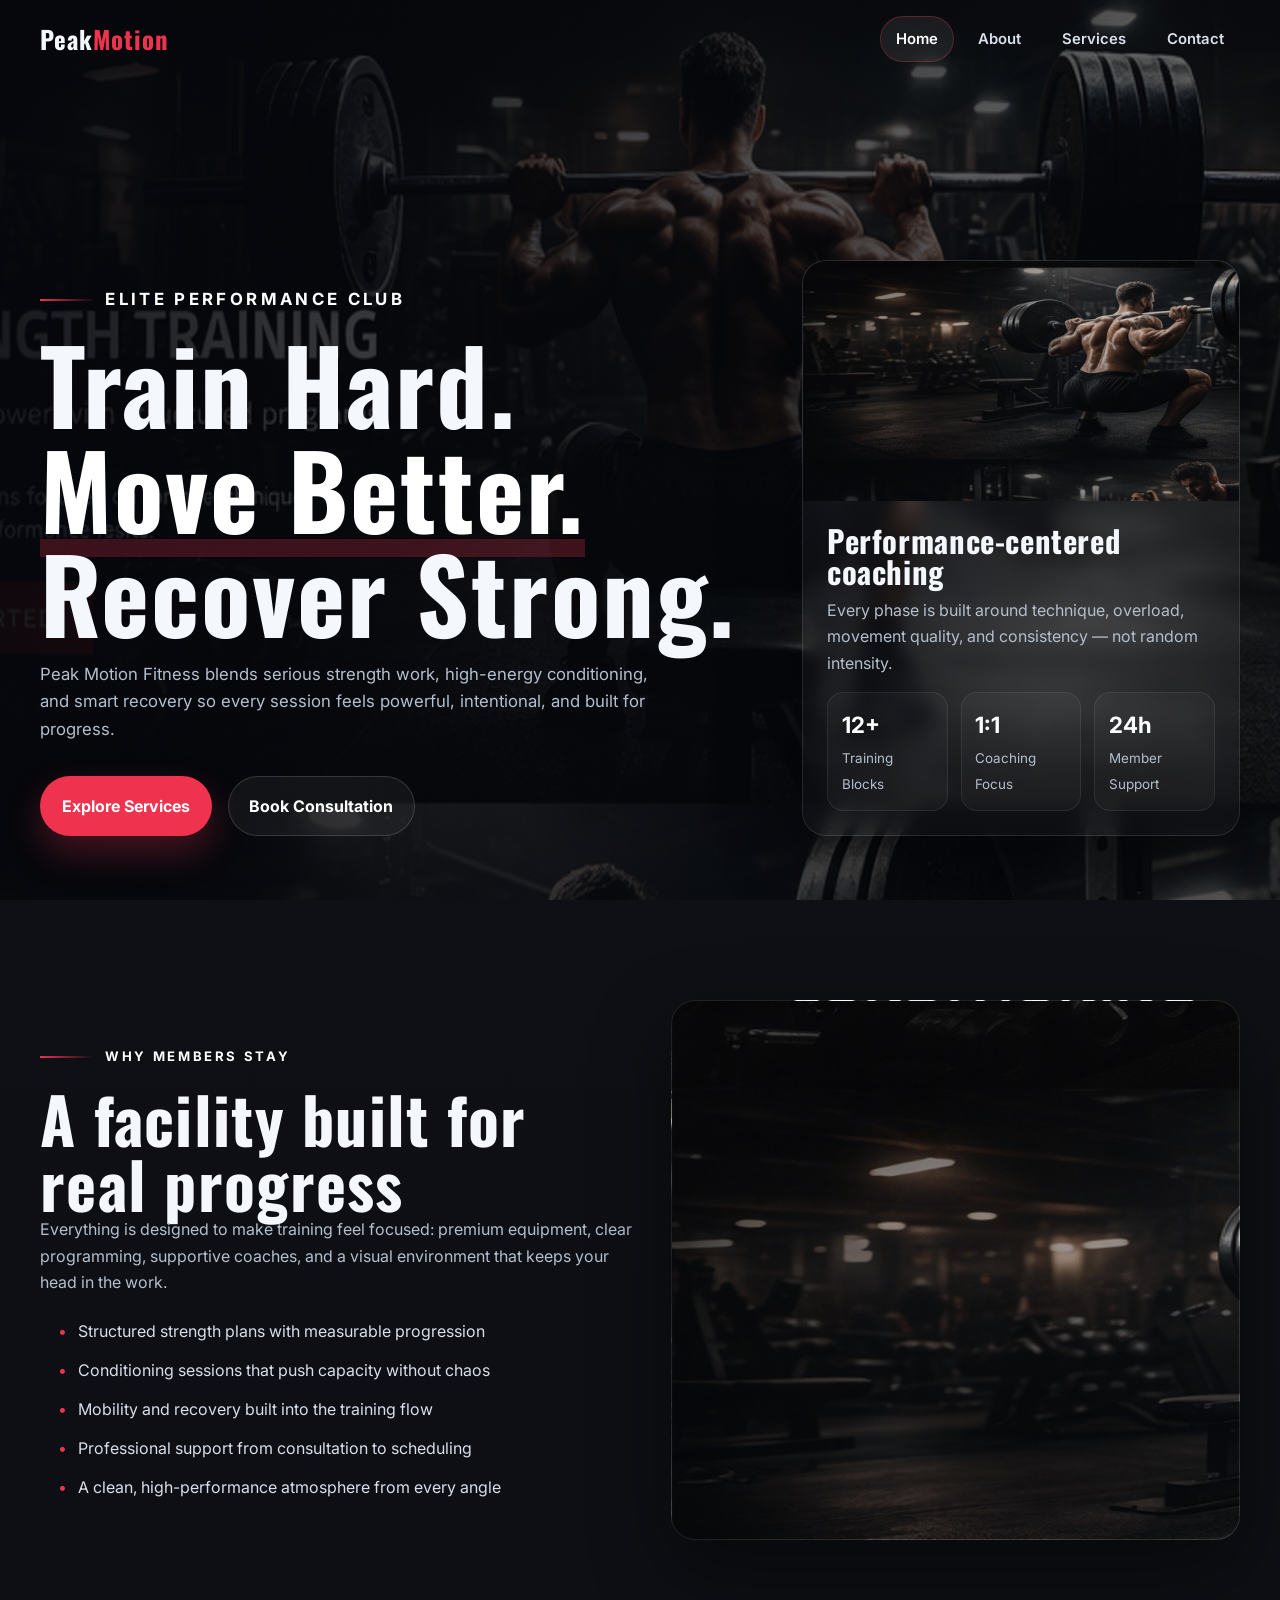
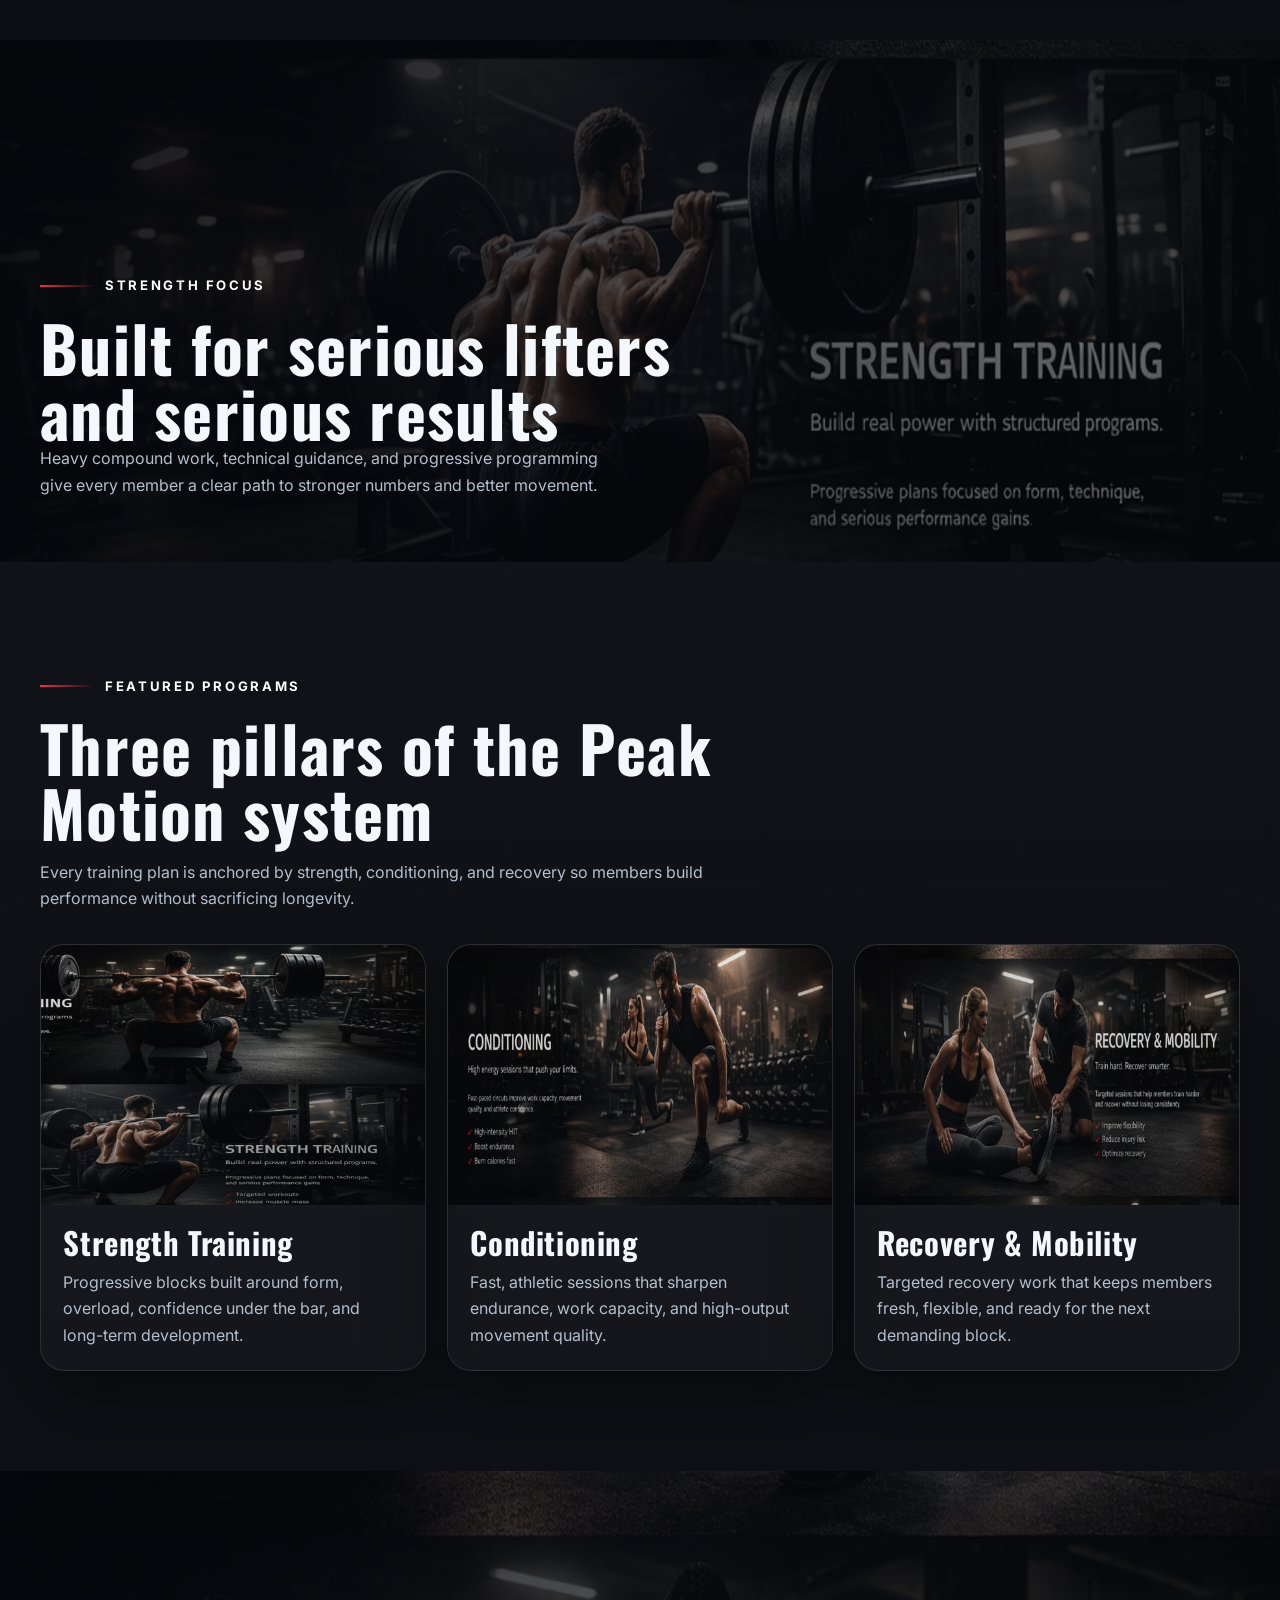
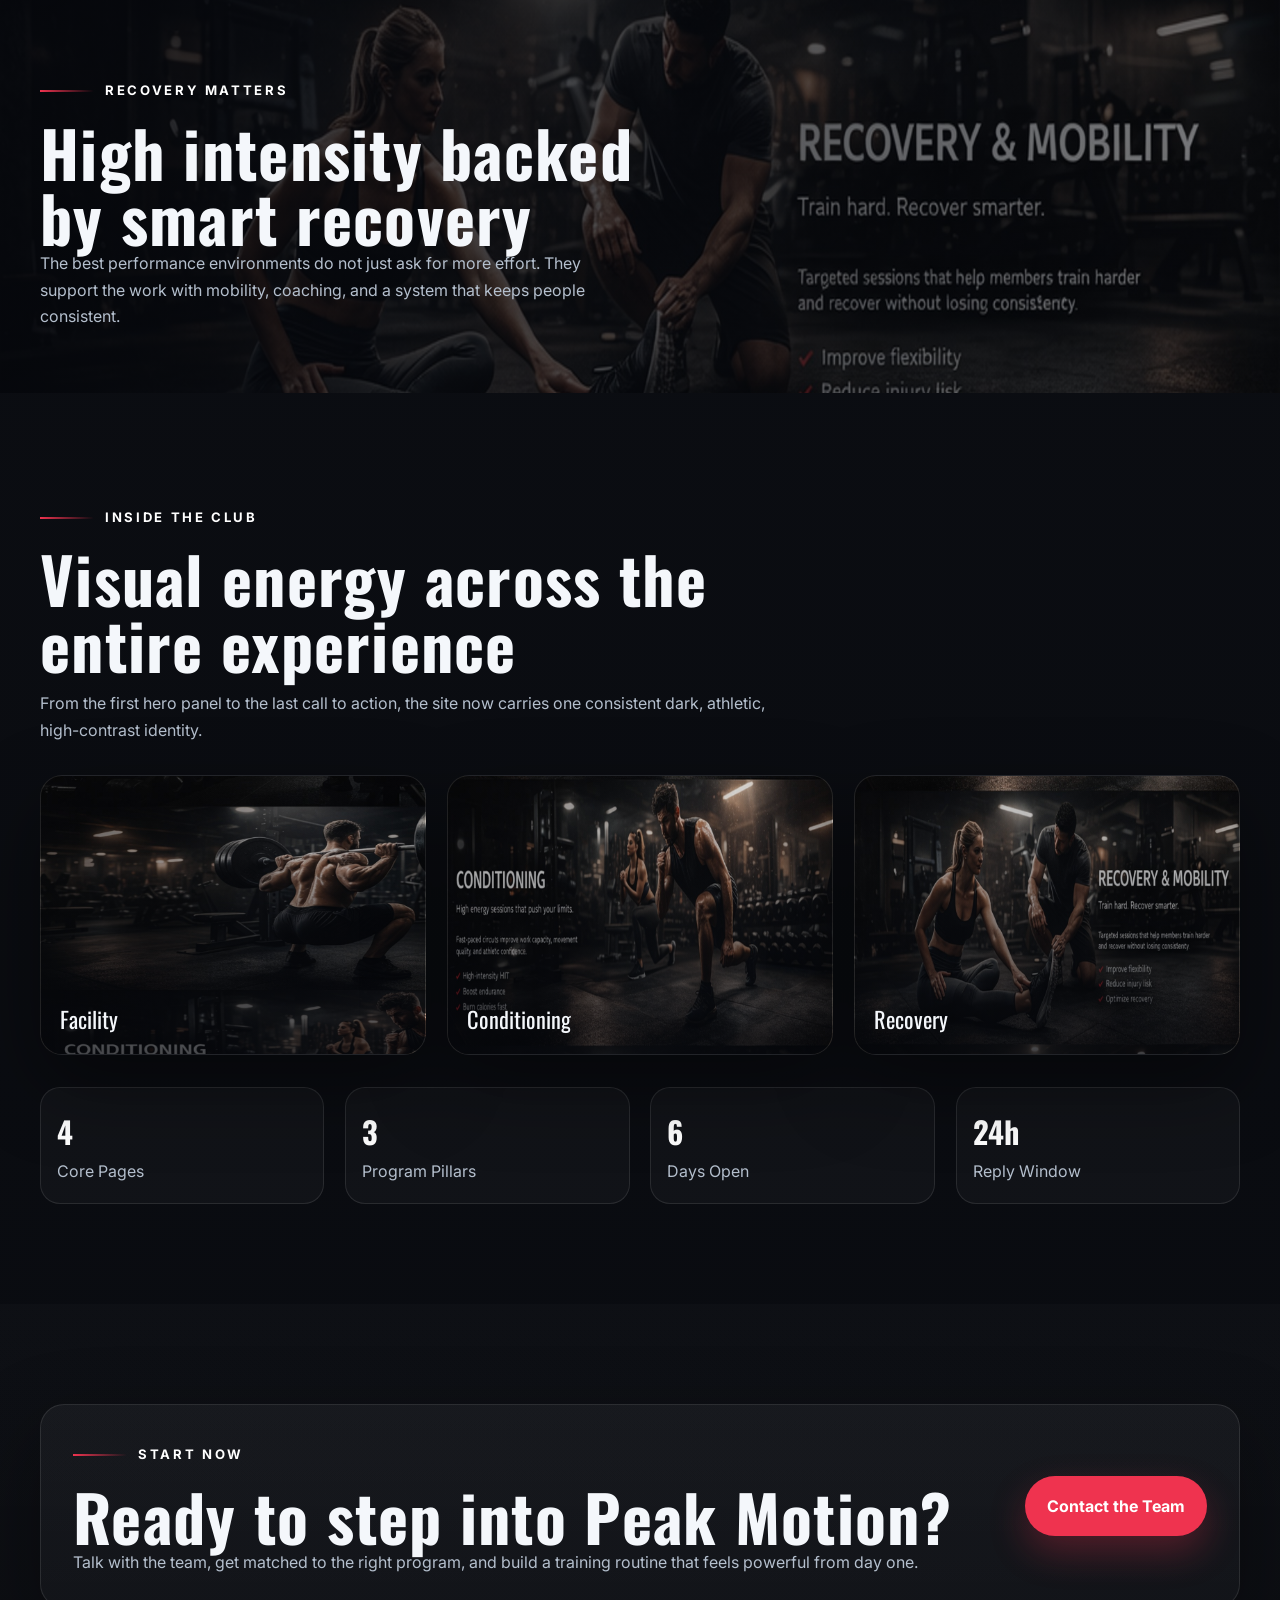
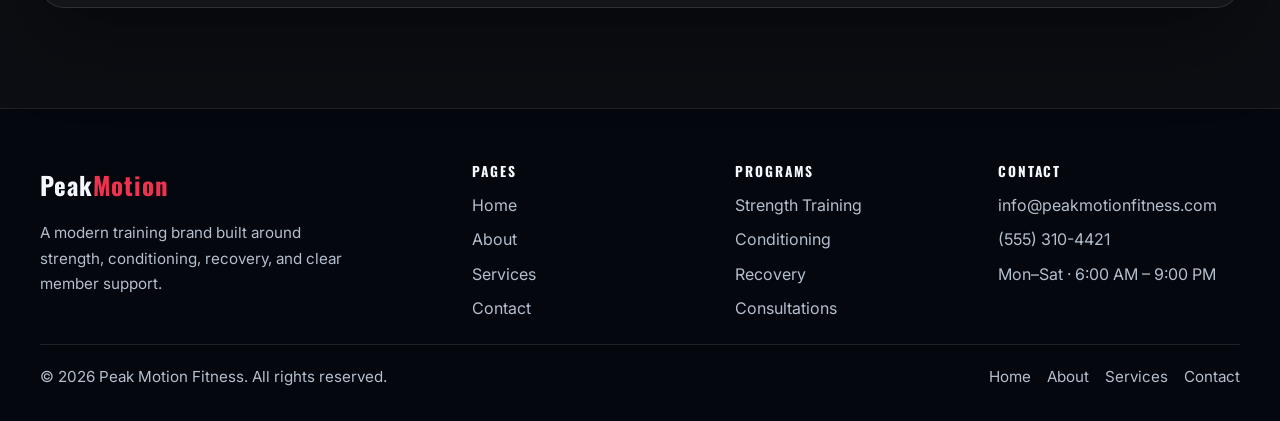
<file: index.html>
<!DOCTYPE html>
<html lang="en">
<head>
  <meta charset="UTF-8" />
  <meta name="viewport" content="width=device-width, initial-scale=1.0" />
  <meta name="description" content="Peak Motion Fitness — elite strength, conditioning, recovery, and coaching in a bold modern training environment." />
  <title>Peak Motion Fitness | Elite Training & Recovery</title>
  <link rel="stylesheet" href="styles.css" />
  <script defer src="script.js"></script>
</head>
<body>
<header class="site-header">
  <div class="container nav-wrap">
    <a class="logo" href="index.html" aria-label="Peak Motion Fitness home page">Peak<span>Motion</span></a>
    <button class="nav-toggle" aria-label="Toggle navigation" aria-expanded="false">☰</button>
    <nav class="site-nav" aria-label="Primary navigation">
      <ul>
        <li><a class="active" href="index.html">Home</a></li>
        <li><a href="about.html">About</a></li>
        <li><a href="services.html">Services</a></li>
        <li><a href="contact.html">Contact</a></li>
      </ul>
    </nav>
  </div>
</header>

<main>
  <section class="hero" aria-label="Homepage hero">
    <div class="hero-bg" style="background-image:url('images/hero-home.jpg')"></div>
    <div class="container hero-inner">
      <div class="hero-copy">
        <p class="eyebrow">Elite performance club</p>
        <h1>Train Hard. <span class="highlight">Move Better.</span> Recover Strong.</h1>
        <p>Peak Motion Fitness blends serious strength work, high-energy conditioning, and smart recovery so every session feels powerful, intentional, and built for progress.</p>
        <div class="hero-actions">
          <a class="btn btn-primary" href="services.html">Explore Services</a>
          <a class="btn btn-secondary" href="contact.html">Book Consultation</a>
        </div>
      </div>
      <aside class="hero-card card reveal" aria-label="Feature preview">
        <div class="hero-card-image" style="background-image:url('images/facility.jpg')"></div>
        <div class="hero-card-content">
          <h3>Performance-centered coaching</h3>
          <p>Every phase is built around technique, overload, movement quality, and consistency — not random intensity.</p>
          <div class="hero-card-stats">
            <div><strong>12+</strong><span>Training Blocks</span></div>
            <div><strong>1:1</strong><span>Coaching Focus</span></div>
            <div><strong>24h</strong><span>Member Support</span></div>
          </div>
        </div>
      </aside>
    </div>
  </section>

  <section class="section">
    <div class="container split">
      <div class="reveal">
        <p class="eyebrow">Why members stay</p>
        <h2>A facility built for real progress</h2>
        <p>Everything is designed to make training feel focused: premium equipment, clear programming, supportive coaches, and a visual environment that keeps your head in the work.</p>
        <ul class="feature-list">
          <li>Structured strength plans with measurable progression</li>
          <li>Conditioning sessions that push capacity without chaos</li>
          <li>Mobility and recovery built into the training flow</li>
          <li>Professional support from consultation to scheduling</li>
          <li>A clean, high-performance atmosphere from every angle</li>
        </ul>
      </div>
      <div class="card image-panel reveal" style="background-image:url('images/facility.jpg')"></div>
    </div>
  </section>

  <section class="hero-band" aria-label="Strength training section">
    <div class="band-bg" style="background-image:url('images/band-1.jpg')"></div>
    <div class="container">
      <div class="band-copy reveal">
        <p class="eyebrow">Strength focus</p>
        <h2>Built for serious lifters and serious results</h2>
        <p>Heavy compound work, technical guidance, and progressive programming give every member a clear path to stronger numbers and better movement.</p>
      </div>
    </div>
  </section>

  <section class="section section-dark">
    <div class="container">
      <div class="section-heading reveal">
        <p class="eyebrow">Featured programs</p>
        <h2>Three pillars of the Peak Motion system</h2>
        <p>Every training plan is anchored by strength, conditioning, and recovery so members build performance without sacrificing longevity.</p>
      </div>
      <div class="grid-3">
        <article class="card program-card reveal">
          <div class="program-image" style="background-image:url('images/strength.jpg')"></div>
          <div class="program-body">
            <h3>Strength Training</h3>
            <p>Progressive blocks built around form, overload, confidence under the bar, and long-term development.</p>
          </div>
        </article>
        <article class="card program-card reveal">
          <div class="program-image" style="background-image:url('images/coaching.jpg')"></div>
          <div class="program-body">
            <h3>Conditioning</h3>
            <p>Fast, athletic sessions that sharpen endurance, work capacity, and high-output movement quality.</p>
          </div>
        </article>
        <article class="card program-card reveal">
          <div class="program-image" style="background-image:url('images/recovery.jpg')"></div>
          <div class="program-body">
            <h3>Recovery &amp; Mobility</h3>
            <p>Targeted recovery work that keeps members fresh, flexible, and ready for the next demanding block.</p>
          </div>
        </article>
      </div>
    </div>
  </section>

  <section class="hero-band" aria-label="Recovery and conditioning highlight">
    <div class="band-bg" style="background-image:url('images/band-2.jpg')"></div>
    <div class="container">
      <div class="band-copy reveal">
        <p class="eyebrow">Recovery matters</p>
        <h2>High intensity backed by smart recovery</h2>
        <p>The best performance environments do not just ask for more effort. They support the work with mobility, coaching, and a system that keeps people consistent.</p>
      </div>
    </div>
  </section>

  <section class="section">
    <div class="container reveal">
      <div class="section-heading">
        <p class="eyebrow">Inside the club</p>
        <h2>Visual energy across the entire experience</h2>
        <p>From the first hero panel to the last call to action, the site now carries one consistent dark, athletic, high-contrast identity.</p>
      </div>
      <div class="gallery-strip">
        <div class="gallery-tile" style="background-image:url('images/facility.jpg')"><span>Facility</span></div>
        <div class="gallery-tile" style="background-image:url('images/coaching.jpg')"><span>Conditioning</span></div>
        <div class="gallery-tile" style="background-image:url('images/recovery.jpg')"><span>Recovery</span></div>
      </div>
      <div class="stats-row">
        <div class="stat"><strong>4</strong><span>Core Pages</span></div>
        <div class="stat"><strong>3</strong><span>Program Pillars</span></div>
        <div class="stat"><strong>6</strong><span>Days Open</span></div>
        <div class="stat"><strong>24h</strong><span>Reply Window</span></div>
      </div>
    </div>
  </section>

  <section class="section section-dark">
    <div class="container">
      <div class="card cta-box reveal">
        <div>
          <p class="eyebrow">Start now</p>
          <h2>Ready to step into Peak Motion?</h2>
          <p>Talk with the team, get matched to the right program, and build a training routine that feels powerful from day one.</p>
        </div>
        <a class="btn btn-primary" href="contact.html">Contact the Team</a>
      </div>
    </div>
  </section>
</main>

<footer class="site-footer">
  <div class="container">
    <div class="footer-grid">
      <div>
        <a class="logo" href="index.html">Peak<span>Motion</span></a>
        <p class="small" style="margin-top:.9rem; max-width:320px;">A modern training brand built around strength, conditioning, recovery, and clear member support.</p>
      </div>
      <div class="footer-col">
        <h4>Pages</h4>
        <ul class="footer-links">
          <li><a href="index.html">Home</a></li>
          <li><a href="about.html">About</a></li>
          <li><a href="services.html">Services</a></li>
          <li><a href="contact.html">Contact</a></li>
        </ul>
      </div>
      <div class="footer-col">
        <h4>Programs</h4>
        <ul class="footer-links">
          <li><a href="services.html">Strength Training</a></li>
          <li><a href="services.html">Conditioning</a></li>
          <li><a href="services.html">Recovery</a></li>
          <li><a href="contact.html">Consultations</a></li>
        </ul>
      </div>
      <div class="footer-col">
        <h4>Contact</h4>
        <ul class="footer-links">
          <li><a href="mailto:info@peakmotionfitness.com">info@peakmotionfitness.com</a></li>
          <li><a href="tel:+15553104421">(555) 310-4421</a></li>
          <li>Mon–Sat · 6:00 AM – 9:00 PM</li>
        </ul>
      </div>
    </div>
    <div class="footer-bottom">
      <p class="small">&copy; <span class="year"></span> Peak Motion Fitness. All rights reserved.</p>
      <div class="footer-inline small">
        <a href="index.html">Home</a>
        <a href="about.html">About</a>
        <a href="services.html">Services</a>
        <a href="contact.html">Contact</a>
      </div>
    </div>
  </div>
</footer>
</body>
</html>
</file>
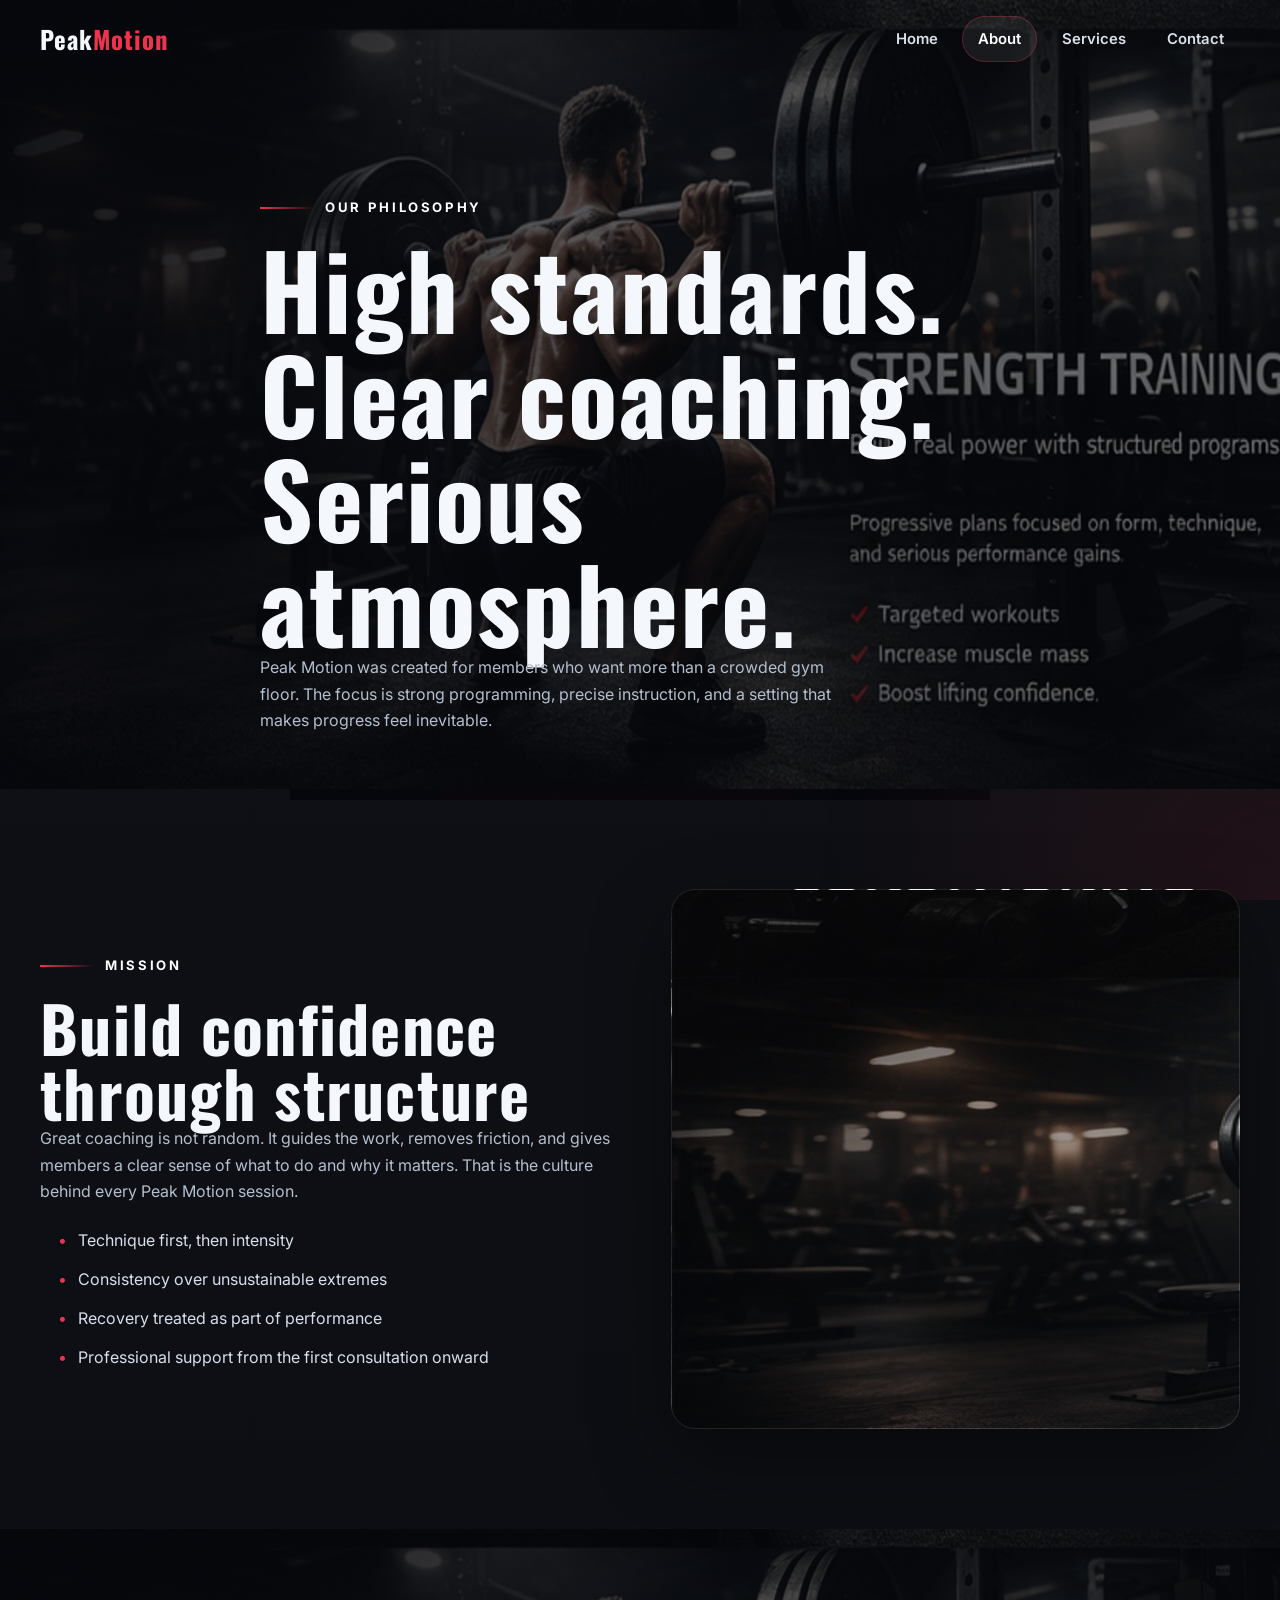
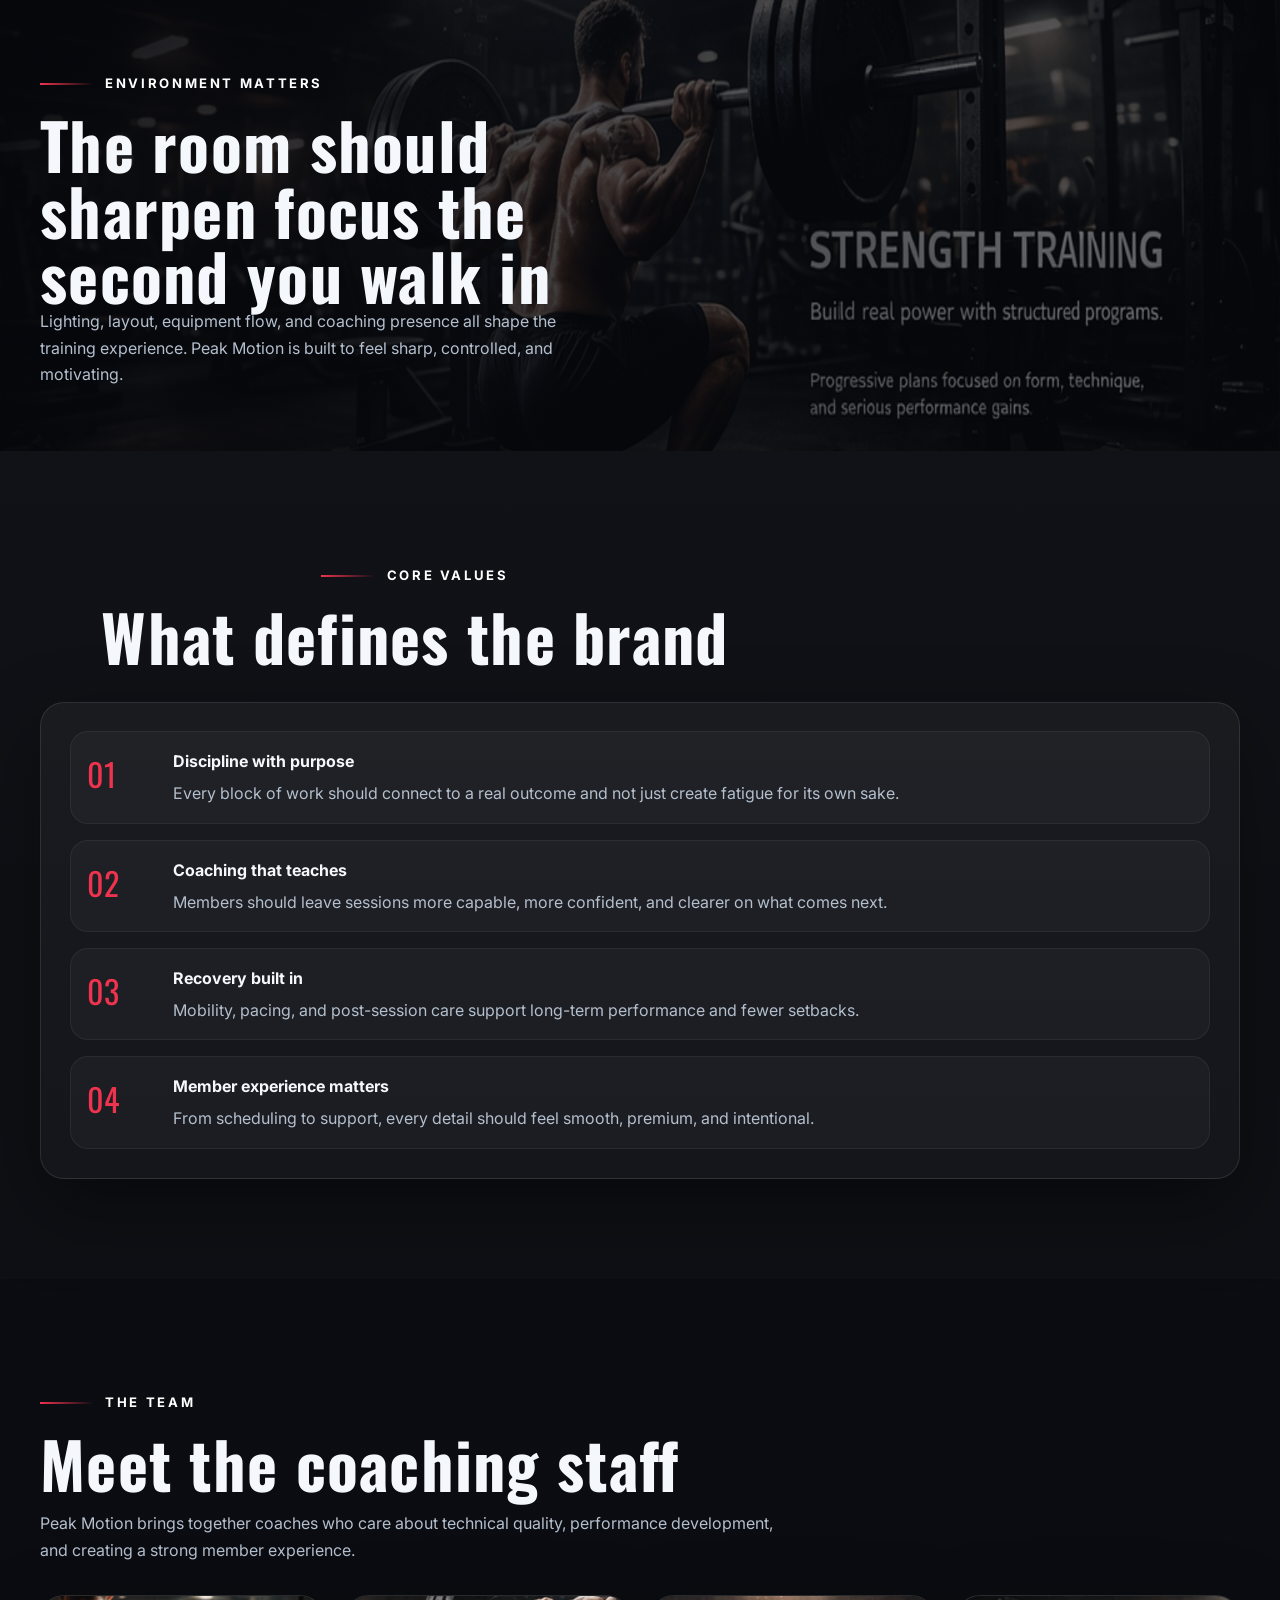
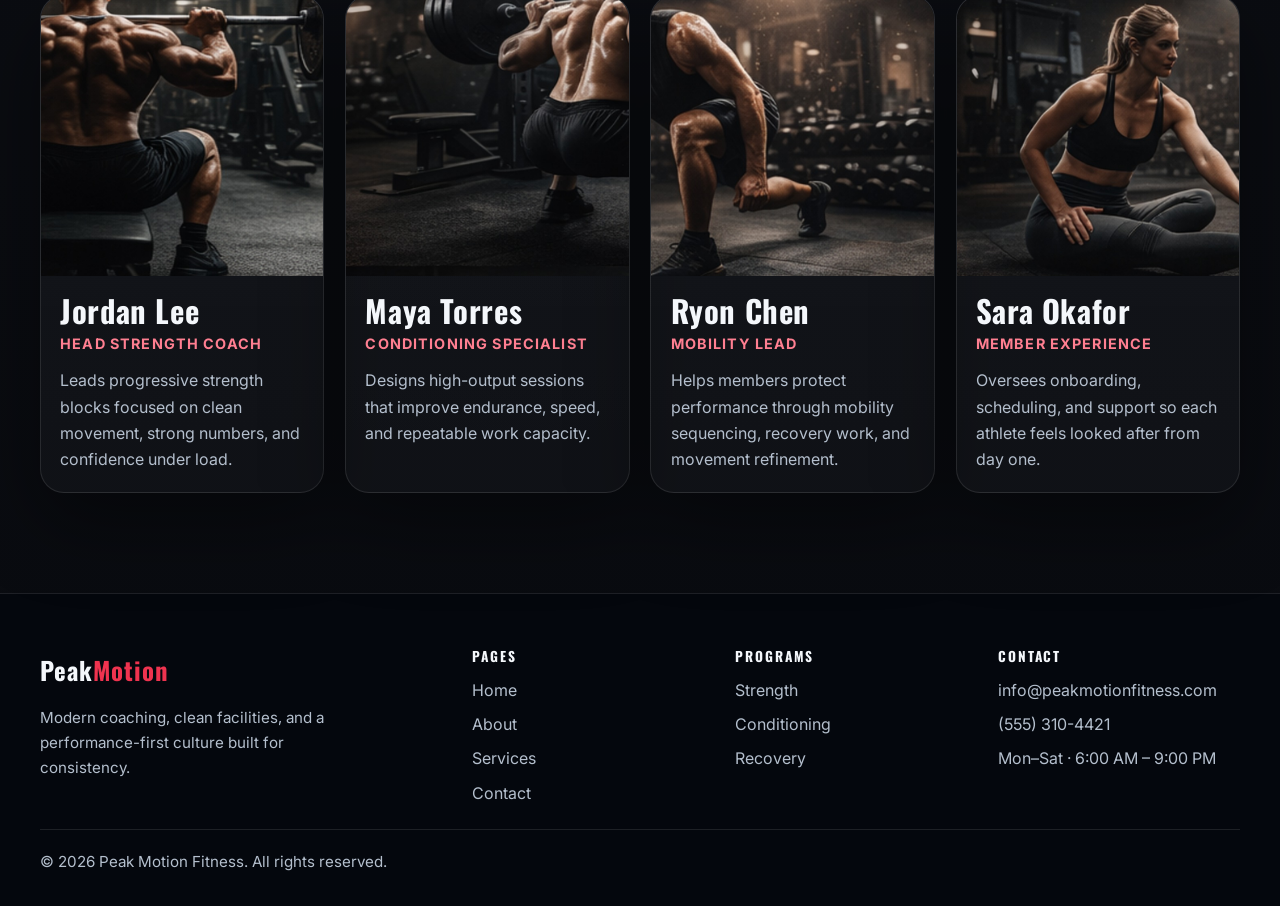
<file: about.html>
<!DOCTYPE html>
<html lang="en">
<head>
  <meta charset="UTF-8" />
  <meta name="viewport" content="width=device-width, initial-scale=1.0" />
  <meta name="description" content="Learn about Peak Motion Fitness, its mission, coaching team, and performance-first philosophy." />
  <title>About | Peak Motion Fitness</title>
  <link rel="stylesheet" href="styles.css" />
  <script defer src="script.js"></script>
</head>
<body>
<header class="site-header">
  <div class="container nav-wrap">
    <a class="logo" href="index.html">Peak<span>Motion</span></a>
    <button class="nav-toggle" aria-label="Toggle navigation" aria-expanded="false">☰</button>
    <nav class="site-nav" aria-label="Primary navigation">
      <ul>
        <li><a href="index.html">Home</a></li>
        <li><a class="active" href="about.html">About</a></li>
        <li><a href="services.html">Services</a></li>
        <li><a href="contact.html">Contact</a></li>
      </ul>
    </nav>
  </div>
</header>

<main>
  <section class="page-hero" aria-label="About page hero">
    <div class="page-hero-bg" style="background-image:url('images/hero-about.jpg')"></div>
    <div class="container page-hero-inner">
      <p class="eyebrow">Our philosophy</p>
      <h1>High standards. Clear coaching. Serious atmosphere.</h1>
      <p>Peak Motion was created for members who want more than a crowded gym floor. The focus is strong programming, precise instruction, and a setting that makes progress feel inevitable.</p>
    </div>
  </section>

  <section class="section">
    <div class="container split">
      <div class="reveal">
        <p class="eyebrow">Mission</p>
        <h2>Build confidence through structure</h2>
        <p>Great coaching is not random. It guides the work, removes friction, and gives members a clear sense of what to do and why it matters. That is the culture behind every Peak Motion session.</p>
        <ul class="feature-list">
          <li>Technique first, then intensity</li>
          <li>Consistency over unsustainable extremes</li>
          <li>Recovery treated as part of performance</li>
          <li>Professional support from the first consultation onward</li>
        </ul>
      </div>
      <div class="card image-panel reveal" style="background-image:url('images/facility.jpg')"></div>
    </div>
  </section>

  <section class="hero-band" aria-label="About mid hero">
    <div class="band-bg" style="background-image:url('images/band-1.jpg')"></div>
    <div class="container">
      <div class="band-copy reveal">
        <p class="eyebrow">Environment matters</p>
        <h2>The room should sharpen focus the second you walk in</h2>
        <p>Lighting, layout, equipment flow, and coaching presence all shape the training experience. Peak Motion is built to feel sharp, controlled, and motivating.</p>
      </div>
    </div>
  </section>

  <section class="section section-dark">
    <div class="container">
      <div class="section-heading center reveal">
        <p class="eyebrow">Core values</p>
        <h2>What defines the brand</h2>
      </div>
      <div class="card reveal" style="padding:1.8rem;">
        <ol class="values-list">
          <li><span class="num">01</span><div><strong>Discipline with purpose</strong><p>Every block of work should connect to a real outcome and not just create fatigue for its own sake.</p></div></li>
          <li><span class="num">02</span><div><strong>Coaching that teaches</strong><p>Members should leave sessions more capable, more confident, and clearer on what comes next.</p></div></li>
          <li><span class="num">03</span><div><strong>Recovery built in</strong><p>Mobility, pacing, and post-session care support long-term performance and fewer setbacks.</p></div></li>
          <li><span class="num">04</span><div><strong>Member experience matters</strong><p>From scheduling to support, every detail should feel smooth, premium, and intentional.</p></div></li>
        </ol>
      </div>
    </div>
  </section>

  <section class="section">
    <div class="container">
      <div class="section-heading reveal">
        <p class="eyebrow">The team</p>
        <h2>Meet the coaching staff</h2>
        <p>Peak Motion brings together coaches who care about technical quality, performance development, and creating a strong member experience.</p>
      </div>
      <div class="team-grid">
        <article class="card team-card reveal">
          <div class="team-photo" style="background-image:url('images/team-1.jpg')"></div>
          <div class="team-content"><h3>Jordan Lee</h3><span class="role">Head Strength Coach</span><p>Leads progressive strength blocks focused on clean movement, strong numbers, and confidence under load.</p></div>
        </article>
        <article class="card team-card reveal">
          <div class="team-photo" style="background-image:url('images/team-2.jpg')"></div>
          <div class="team-content"><h3>Maya Torres</h3><span class="role">Conditioning Specialist</span><p>Designs high-output sessions that improve endurance, speed, and repeatable work capacity.</p></div>
        </article>
        <article class="card team-card reveal">
          <div class="team-photo" style="background-image:url('images/team-3.jpg')"></div>
          <div class="team-content"><h3>Ryon Chen</h3><span class="role">Mobility Lead</span><p>Helps members protect performance through mobility sequencing, recovery work, and movement refinement.</p></div>
        </article>
        <article class="card team-card reveal">
          <div class="team-photo" style="background-image:url('images/team-4.jpg')"></div>
          <div class="team-content"><h3>Sara Okafor</h3><span class="role">Member Experience</span><p>Oversees onboarding, scheduling, and support so each athlete feels looked after from day one.</p></div>
        </article>
      </div>
    </div>
  </section>
</main>

<footer class="site-footer">
  <div class="container">
    <div class="footer-grid">
      <div><a class="logo" href="index.html">Peak<span>Motion</span></a><p class="small" style="margin-top:.9rem; max-width:320px;">Modern coaching, clean facilities, and a performance-first culture built for consistency.</p></div>
      <div class="footer-col"><h4>Pages</h4><ul class="footer-links"><li><a href="index.html">Home</a></li><li><a href="about.html">About</a></li><li><a href="services.html">Services</a></li><li><a href="contact.html">Contact</a></li></ul></div>
      <div class="footer-col"><h4>Programs</h4><ul class="footer-links"><li><a href="services.html">Strength</a></li><li><a href="services.html">Conditioning</a></li><li><a href="services.html">Recovery</a></li></ul></div>
      <div class="footer-col"><h4>Contact</h4><ul class="footer-links"><li><a href="mailto:info@peakmotionfitness.com">info@peakmotionfitness.com</a></li><li><a href="tel:+15553104421">(555) 310-4421</a></li><li>Mon–Sat · 6:00 AM – 9:00 PM</li></ul></div>
    </div>
    <div class="footer-bottom"><p class="small">&copy; <span class="year"></span> Peak Motion Fitness. All rights reserved.</p></div>
  </div>
</footer>
</body>
</html>
</file>
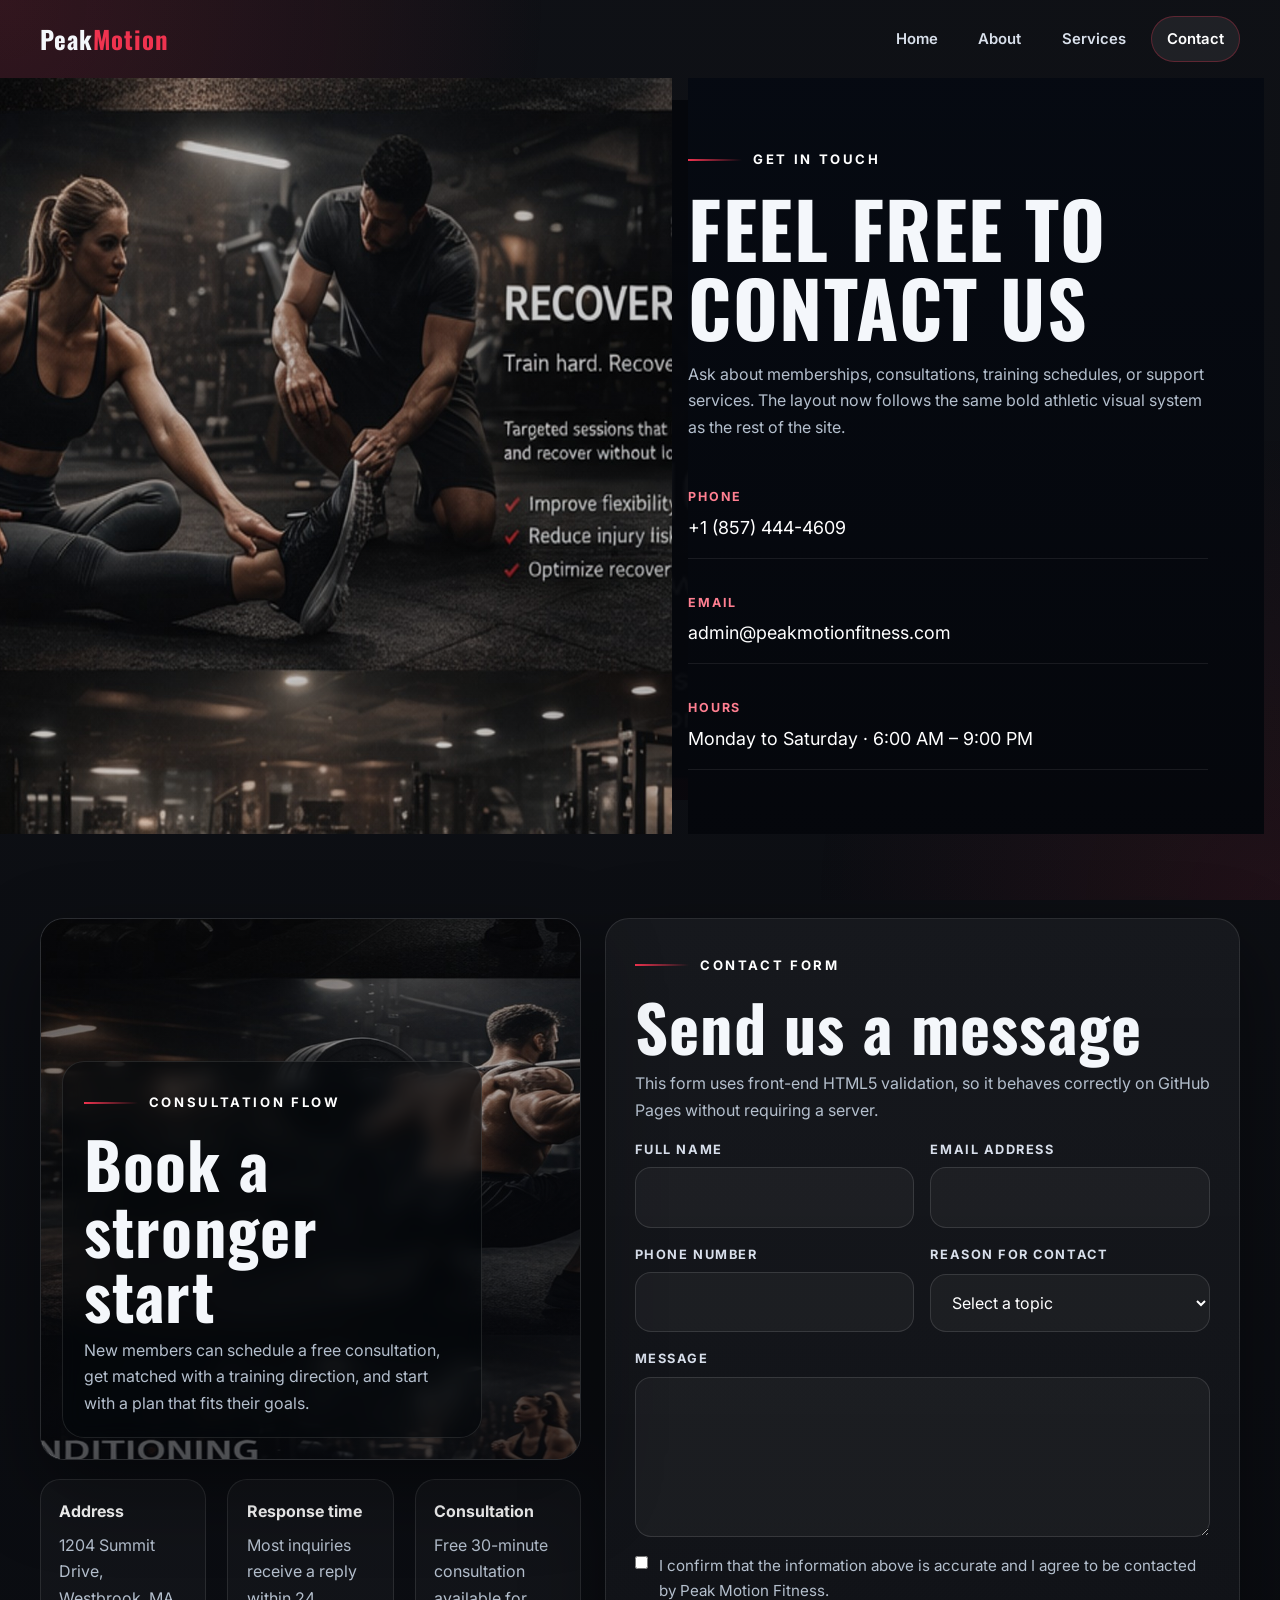
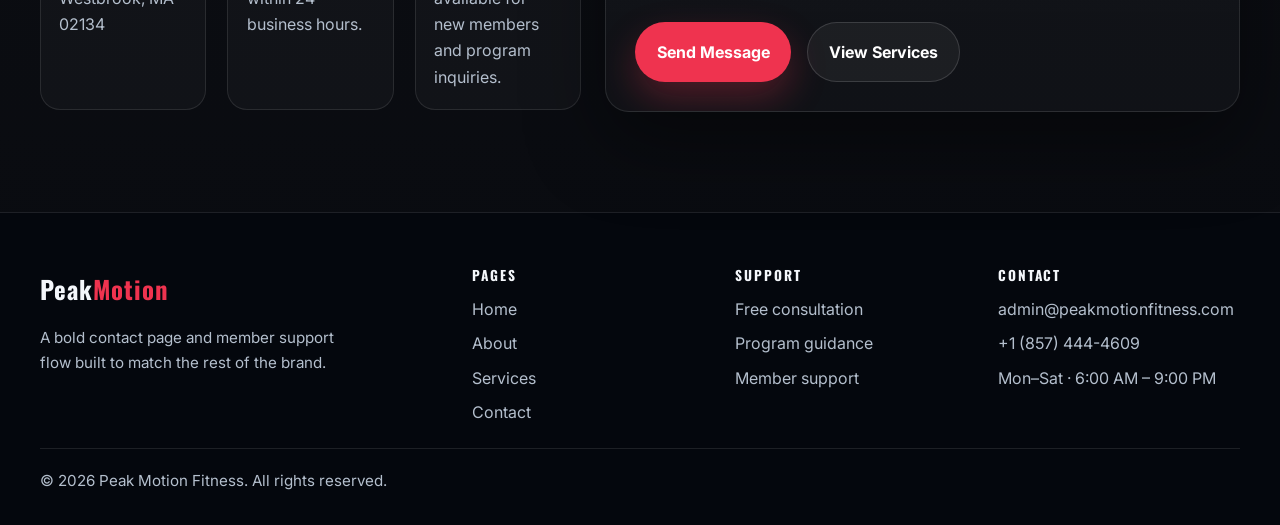
<file: contact.html>
<!DOCTYPE html>
<html lang="en">
<head>
  <meta charset="UTF-8" />
  <meta name="viewport" content="width=device-width, initial-scale=1.0" />
  <meta name="description" content="Contact Peak Motion Fitness for coaching, membership, consultations, and support." />
  <title>Contact | Peak Motion Fitness</title>
  <link rel="stylesheet" href="styles.css" />
  <script defer src="script.js"></script>
</head>
<body>
<header class="site-header">
  <div class="container nav-wrap">
    <a class="logo" href="index.html">Peak<span>Motion</span></a>
    <button class="nav-toggle" aria-label="Toggle navigation" aria-expanded="false">☰</button>
    <nav class="site-nav" aria-label="Primary navigation">
      <ul>
        <li><a href="index.html">Home</a></li>
        <li><a href="about.html">About</a></li>
        <li><a href="services.html">Services</a></li>
        <li><a class="active" href="contact.html">Contact</a></li>
      </ul>
    </nav>
  </div>
</header>

<main>
  <section class="contact-hero-split" aria-label="Contact hero section">
    <div class="contact-photo" style="background-image:url('images/hero-contact.jpg')"></div>
    <div class="container contact-copy">
      <div class="copy-inner">
        <p class="eyebrow">Get in touch</p>
        <h1>Feel free to contact us</h1>
        <p>Ask about memberships, consultations, training schedules, or support services. The layout now follows the same bold athletic visual system as the rest of the site.</p>
        <div class="contact-details">
          <div class="contact-line"><strong>Phone</strong><a href="tel:+18574444609">+1 (857) 444-4609</a></div>
          <div class="contact-line"><strong>Email</strong><a href="mailto:admin@peakmotionfitness.com">admin@peakmotionfitness.com</a></div>
          <div class="contact-line"><strong>Hours</strong><span>Monday to Saturday · 6:00 AM – 9:00 PM</span></div>
        </div>
      </div>
    </div>
  </section>

  <section class="section contact-main">
    <div class="container contact-layout">
      <div class="contact-stack">
        <div class="card reference-panel reveal">
          <div class="reference-image" style="background-image:url('images/facility.jpg')"></div>
          <div class="reference-content">
            <div class="reference-box">
              <p class="eyebrow">Consultation flow</p>
              <h2>Book a stronger start</h2>
              <p>New members can schedule a free consultation, get matched with a training direction, and start with a plan that fits their goals.</p>
            </div>
          </div>
        </div>
        <div class="info-grid">
          <div class="info-box reveal"><strong>Address</strong><p>1204 Summit Drive, Westbrook, MA 02134</p></div>
          <div class="info-box reveal"><strong>Response time</strong><p>Most inquiries receive a reply within 24 business hours.</p></div>
          <div class="info-box reveal"><strong>Consultation</strong><p>Free 30-minute consultation available for new members and program inquiries.</p></div>
        </div>
      </div>

      <div class="card form-card reveal">
        <p class="eyebrow">Contact form</p>
        <h2>Send us a message</h2>
        <p class="form-note">This form uses front-end HTML5 validation, so it behaves correctly on GitHub Pages without requiring a server.</p>
        <form class="contact-form" action="#" method="post">
          <div class="form-grid">
            <div class="form-group">
              <label for="fullName">Full Name</label>
              <input type="text" id="fullName" name="fullName" minlength="2" maxlength="80" required />
            </div>
            <div class="form-group">
              <label for="email">Email Address</label>
              <input type="email" id="email" name="email" required />
            </div>
            <div class="form-group">
              <label for="phone">Phone Number</label>
              <input type="tel" id="phone" name="phone" pattern="[0-9\s\(\)\-\+]{10,18}" required />
            </div>
            <div class="form-group">
              <label for="topic">Reason for Contact</label>
              <select id="topic" name="topic" required>
                <option value="" selected disabled>Select a topic</option>
                <option value="membership">Membership Inquiry</option>
                <option value="training">Personal Training</option>
                <option value="group">Group Classes</option>
                <option value="support">Support Services</option>
                <option value="general">General Question</option>
              </select>
            </div>
            <div class="form-group full">
              <label for="message">Message</label>
              <textarea id="message" name="message" minlength="10" maxlength="1000" required></textarea>
            </div>
            <div class="checkbox-row">
              <input type="checkbox" id="agree" name="agree" required />
              <label for="agree">I confirm that the information above is accurate and I agree to be contacted by Peak Motion Fitness.</label>
            </div>
          </div>
          <div class="hero-actions" style="margin-top:1.2rem;">
            <button class="btn btn-primary" type="submit">Send Message</button>
            <a class="btn btn-secondary" href="services.html">View Services</a>
          </div>
          <div class="form-success" role="alert" aria-live="polite"></div>
        </form>
      </div>
    </div>
  </section>
</main>

<footer class="site-footer">
  <div class="container">
    <div class="footer-grid">
      <div><a class="logo" href="index.html">Peak<span>Motion</span></a><p class="small" style="margin-top:.9rem; max-width:320px;">A bold contact page and member support flow built to match the rest of the brand.</p></div>
      <div class="footer-col"><h4>Pages</h4><ul class="footer-links"><li><a href="index.html">Home</a></li><li><a href="about.html">About</a></li><li><a href="services.html">Services</a></li><li><a href="contact.html">Contact</a></li></ul></div>
      <div class="footer-col"><h4>Support</h4><ul class="footer-links"><li>Free consultation</li><li>Program guidance</li><li>Member support</li></ul></div>
      <div class="footer-col"><h4>Contact</h4><ul class="footer-links"><li><a href="mailto:admin@peakmotionfitness.com">admin@peakmotionfitness.com</a></li><li><a href="tel:+18574444609">+1 (857) 444-4609</a></li><li>Mon–Sat · 6:00 AM – 9:00 PM</li></ul></div>
    </div>
    <div class="footer-bottom"><p class="small">&copy; <span class="year"></span> Peak Motion Fitness. All rights reserved.</p></div>
  </div>
</footer>
</body>
</html>
</file>
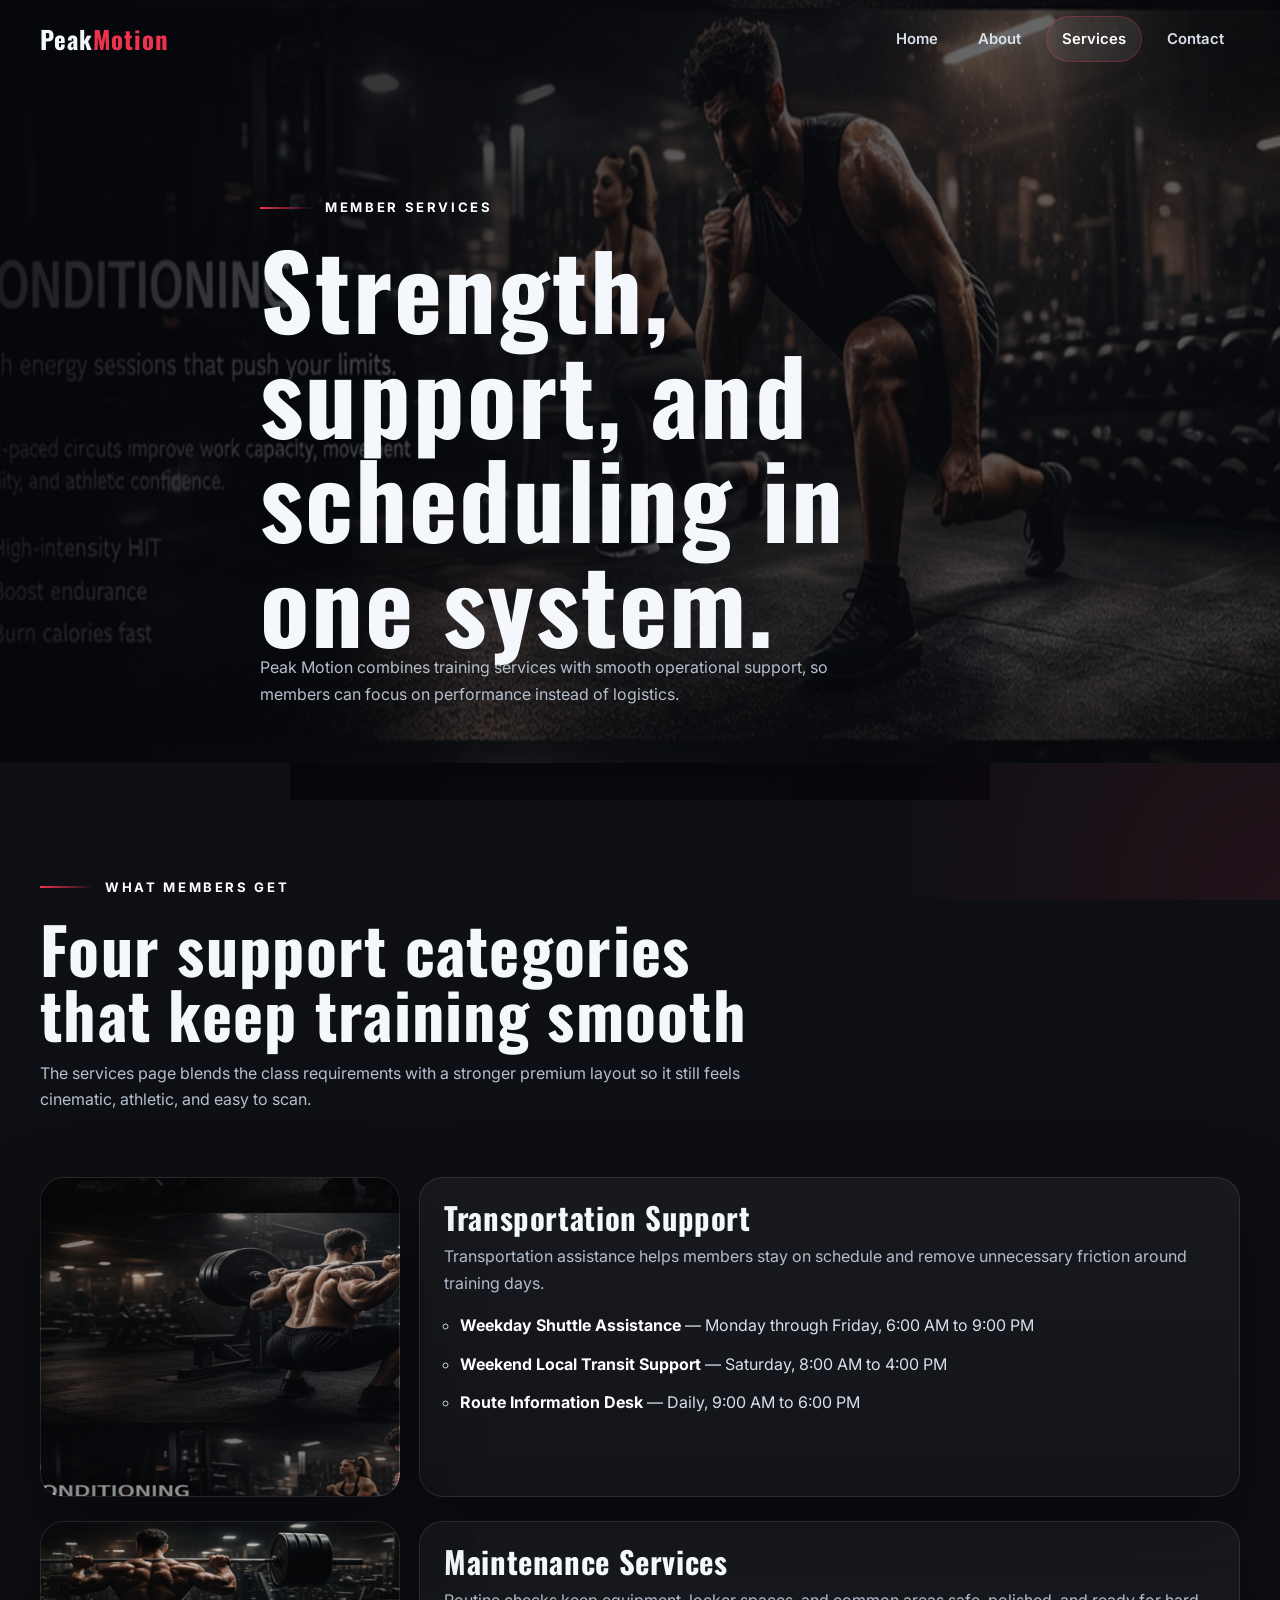
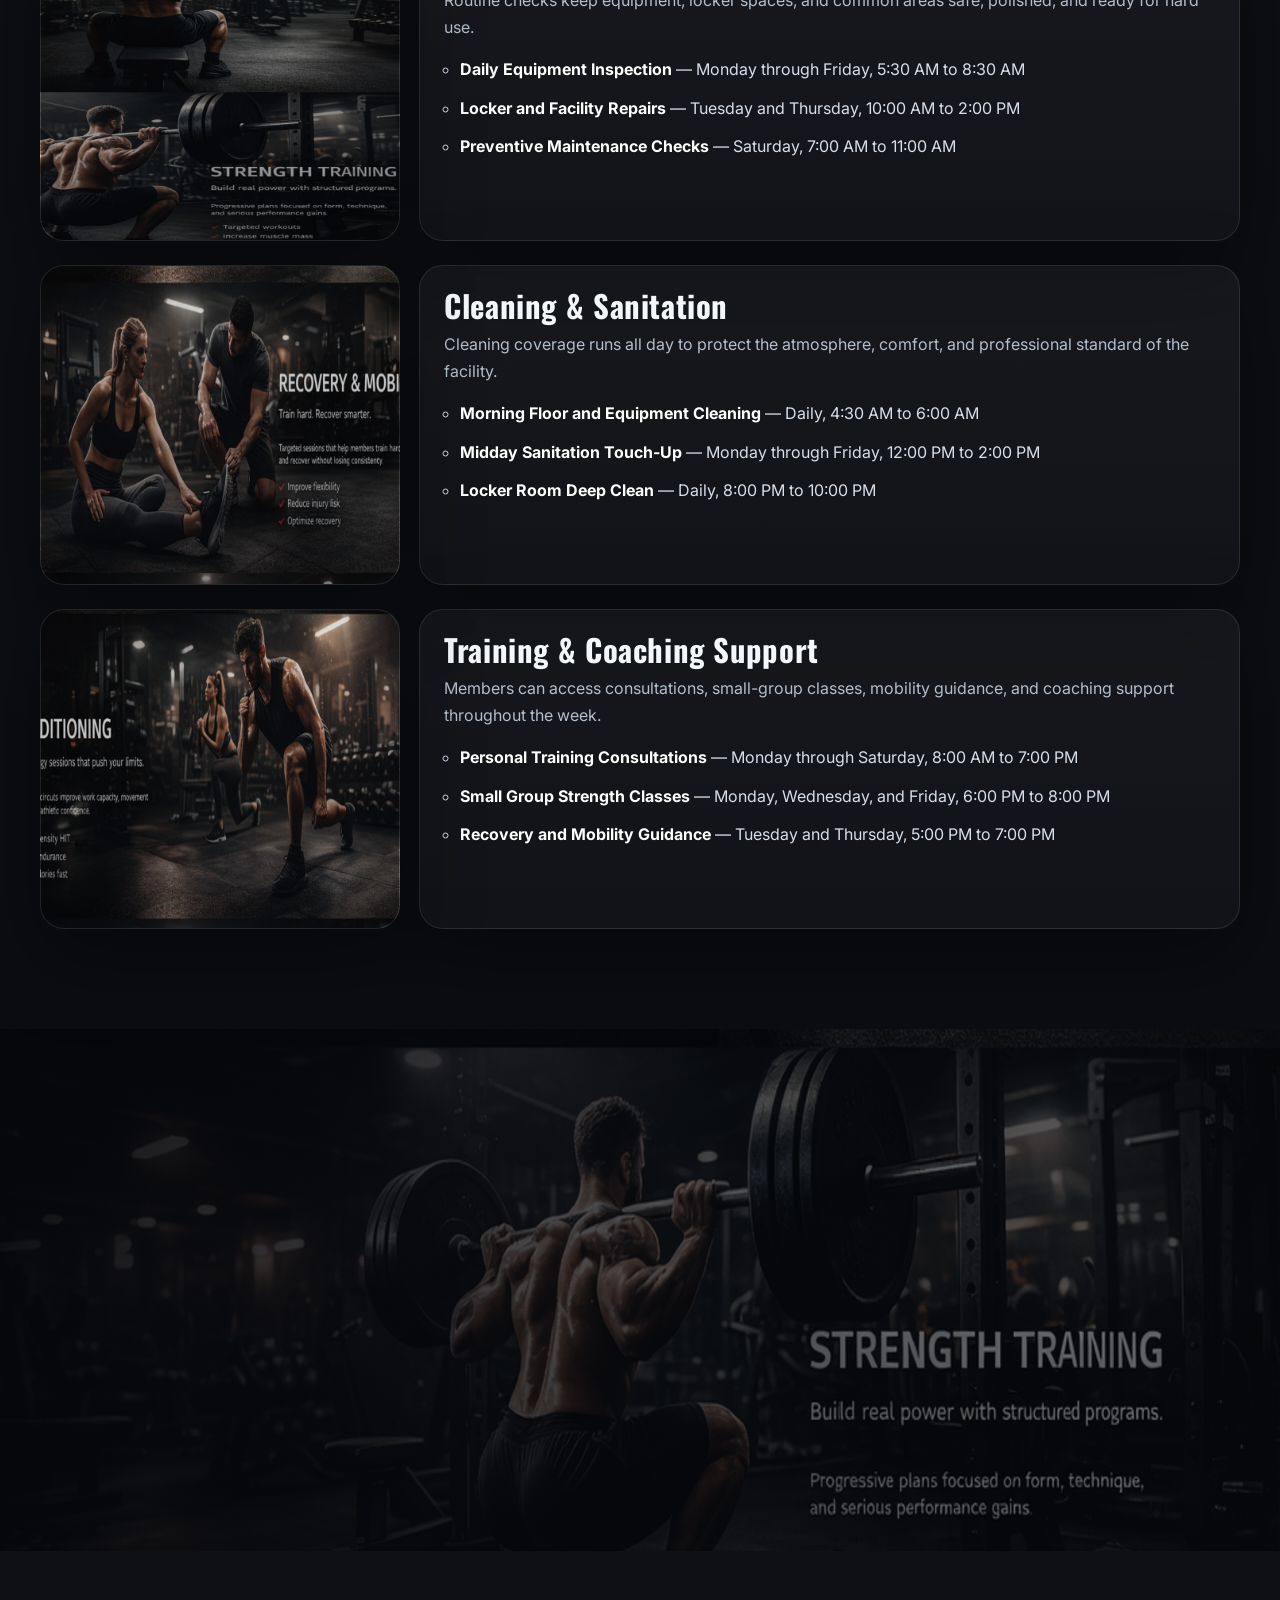
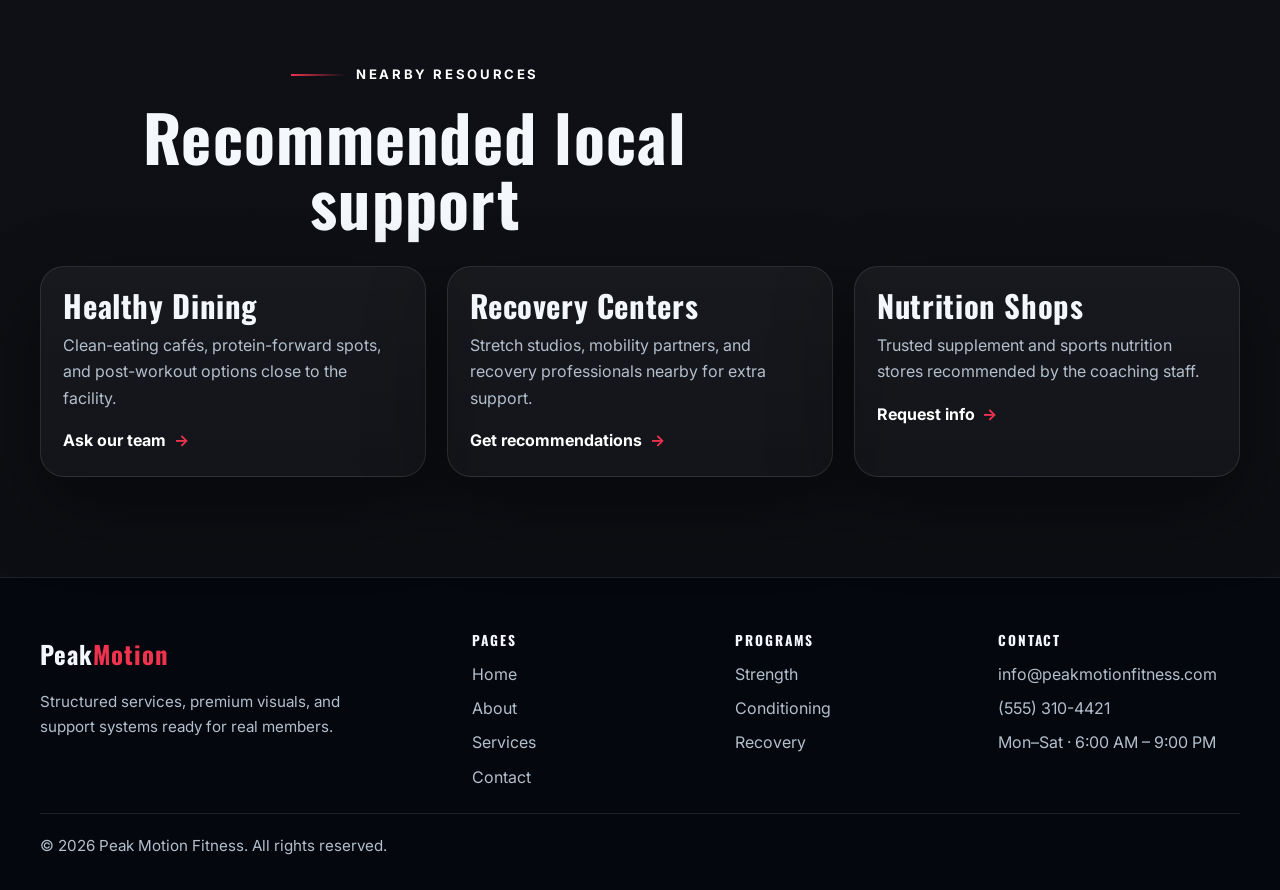
<file: services.html>
<!DOCTYPE html>
<html lang="en">
<head>
  <meta charset="UTF-8" />
  <meta name="viewport" content="width=device-width, initial-scale=1.0" />
  <meta name="description" content="Explore Peak Motion Fitness services, member resources, schedules, and coaching options." />
  <title>Services | Peak Motion Fitness</title>
  <link rel="stylesheet" href="styles.css" />
  <script defer src="script.js"></script>
</head>
<body>
<header class="site-header">
  <div class="container nav-wrap">
    <a class="logo" href="index.html">Peak<span>Motion</span></a>
    <button class="nav-toggle" aria-label="Toggle navigation" aria-expanded="false">☰</button>
    <nav class="site-nav" aria-label="Primary navigation">
      <ul>
        <li><a href="index.html">Home</a></li>
        <li><a href="about.html">About</a></li>
        <li><a class="active" href="services.html">Services</a></li>
        <li><a href="contact.html">Contact</a></li>
      </ul>
    </nav>
  </div>
</header>

<main>
  <section class="page-hero" aria-label="Services page hero">
    <div class="page-hero-bg" style="background-image:url('images/hero-services.jpg')"></div>
    <div class="container page-hero-inner">
      <p class="eyebrow">Member services</p>
      <h1>Strength, support, and scheduling in one system.</h1>
      <p>Peak Motion combines training services with smooth operational support, so members can focus on performance instead of logistics.</p>
    </div>
  </section>

  <section class="section">
    <div class="container services-layout">
      <div class="section-heading reveal">
        <p class="eyebrow">What members get</p>
        <h2>Four support categories that keep training smooth</h2>
        <p>The services page blends the class requirements with a stronger premium layout so it still feels cinematic, athletic, and easy to scan.</p>
      </div>
      <ol class="service-list">
        <li class="service-item reveal">
          <div class="service-photo" style="background-image:url('images/facility.jpg')"></div>
          <article class="card service-card">
            <h3>Transportation Support</h3>
            <p>Transportation assistance helps members stay on schedule and remove unnecessary friction around training days.</p>
            <ul class="service-hours">
              <li><strong>Weekday Shuttle Assistance</strong> — Monday through Friday, 6:00 AM to 9:00 PM</li>
              <li><strong>Weekend Local Transit Support</strong> — Saturday, 8:00 AM to 4:00 PM</li>
              <li><strong>Route Information Desk</strong> — Daily, 9:00 AM to 6:00 PM</li>
            </ul>
          </article>
        </li>
        <li class="service-item reveal">
          <div class="service-photo" style="background-image:url('images/strength.jpg')"></div>
          <article class="card service-card">
            <h3>Maintenance Services</h3>
            <p>Routine checks keep equipment, locker spaces, and common areas safe, polished, and ready for hard use.</p>
            <ul class="service-hours">
              <li><strong>Daily Equipment Inspection</strong> — Monday through Friday, 5:30 AM to 8:30 AM</li>
              <li><strong>Locker and Facility Repairs</strong> — Tuesday and Thursday, 10:00 AM to 2:00 PM</li>
              <li><strong>Preventive Maintenance Checks</strong> — Saturday, 7:00 AM to 11:00 AM</li>
            </ul>
          </article>
        </li>
        <li class="service-item reveal">
          <div class="service-photo" style="background-image:url('images/recovery.jpg')"></div>
          <article class="card service-card">
            <h3>Cleaning &amp; Sanitation</h3>
            <p>Cleaning coverage runs all day to protect the atmosphere, comfort, and professional standard of the facility.</p>
            <ul class="service-hours">
              <li><strong>Morning Floor and Equipment Cleaning</strong> — Daily, 4:30 AM to 6:00 AM</li>
              <li><strong>Midday Sanitation Touch-Up</strong> — Monday through Friday, 12:00 PM to 2:00 PM</li>
              <li><strong>Locker Room Deep Clean</strong> — Daily, 8:00 PM to 10:00 PM</li>
            </ul>
          </article>
        </li>
        <li class="service-item reveal">
          <div class="service-photo" style="background-image:url('images/coaching.jpg')"></div>
          <article class="card service-card">
            <h3>Training &amp; Coaching Support</h3>
            <p>Members can access consultations, small-group classes, mobility guidance, and coaching support throughout the week.</p>
            <ul class="service-hours">
              <li><strong>Personal Training Consultations</strong> — Monday through Saturday, 8:00 AM to 7:00 PM</li>
              <li><strong>Small Group Strength Classes</strong> — Monday, Wednesday, and Friday, 6:00 PM to 8:00 PM</li>
              <li><strong>Recovery and Mobility Guidance</strong> — Tuesday and Thursday, 5:00 PM to 7:00 PM</li>
            </ul>
          </article>
        </li>
      </ol>
    </div>
  </section>

  <section class="hero-band" aria-label="Services middle hero">
    <div class="band-bg" style="background-image:url('images/band-1.jpg')"></div>
    <div class="container">
      <div class="band-copy reveal">
        <p class="eyebrow">Program access</p>
        <h2>Support systems that feel as premium as the training floor</h2>
        <p>Strong member experiences come from more than workouts. Scheduling, consultation, and resource access all shape whether people keep coming back.</p>
      </div>
    </div>
  </section>

  <section class="section section-dark">
    <div class="container">
      <div class="section-heading center reveal">
        <p class="eyebrow">Nearby resources</p>
        <h2>Recommended local support</h2>
      </div>
      <div class="resource-grid">
        <article class="card resource-card reveal"><h3>Healthy Dining</h3><p>Clean-eating cafés, protein-forward spots, and post-workout options close to the facility.</p><a class="text-link" href="contact.html">Ask our team</a></article>
        <article class="card resource-card reveal"><h3>Recovery Centers</h3><p>Stretch studios, mobility partners, and recovery professionals nearby for extra support.</p><a class="text-link" href="contact.html">Get recommendations</a></article>
        <article class="card resource-card reveal"><h3>Nutrition Shops</h3><p>Trusted supplement and sports nutrition stores recommended by the coaching staff.</p><a class="text-link" href="contact.html">Request info</a></article>
      </div>
    </div>
  </section>
</main>

<footer class="site-footer">
  <div class="container">
    <div class="footer-grid">
      <div><a class="logo" href="index.html">Peak<span>Motion</span></a><p class="small" style="margin-top:.9rem; max-width:320px;">Structured services, premium visuals, and support systems ready for real members.</p></div>
      <div class="footer-col"><h4>Pages</h4><ul class="footer-links"><li><a href="index.html">Home</a></li><li><a href="about.html">About</a></li><li><a href="services.html">Services</a></li><li><a href="contact.html">Contact</a></li></ul></div>
      <div class="footer-col"><h4>Programs</h4><ul class="footer-links"><li><a href="services.html">Strength</a></li><li><a href="services.html">Conditioning</a></li><li><a href="services.html">Recovery</a></li></ul></div>
      <div class="footer-col"><h4>Contact</h4><ul class="footer-links"><li><a href="mailto:info@peakmotionfitness.com">info@peakmotionfitness.com</a></li><li><a href="tel:+15553104421">(555) 310-4421</a></li><li>Mon–Sat · 6:00 AM – 9:00 PM</li></ul></div>
    </div>
    <div class="footer-bottom"><p class="small">&copy; <span class="year"></span> Peak Motion Fitness. All rights reserved.</p></div>
  </div>
</footer>
</body>
</html>
</file>
<file: styles.css>
@import url('https://fonts.googleapis.com/css2?family=Inter:wght@300;400;500;600;700;800&family=Oswald:wght@400;500;600;700&display=swap');

:root{
  --bg:#05070c;
  --bg-2:#0a0f17;
  --surface:#0d1420;
  --surface-2:#121a28;
  --line:rgba(255,255,255,.1);
  --line-strong:rgba(255,255,255,.16);
  --text:#f4f7fb;
  --muted:#b4bfcd;
  --accent:#ef334f;
  --accent-soft:#ff7f91;
  --shadow:0 30px 80px rgba(0,0,0,.42);
  --radius:24px;
  --radius-sm:18px;
  --container:1200px;
  --nav-h:78px;
}

*{box-sizing:border-box;margin:0;padding:0}
html{scroll-behavior:smooth}
body{
  font-family:'Inter',sans-serif;
  color:var(--text);
  background:
    linear-gradient(rgba(5,7,12,.96), rgba(5,7,12,.985)),
    url('images/texture.jpg') center/700px fixed no-repeat;
  line-height:1.65;
  overflow-x:hidden;
}
img{max-width:100%;display:block}
a{text-decoration:none;color:inherit}
ul,ol{padding-left:1.15rem}
button,input,select,textarea{font:inherit}

body::before{
  content:'';
  position:fixed;
  inset:0;
  pointer-events:none;
  background:
    radial-gradient(circle at top left, rgba(239,51,79,.16), transparent 35%),
    radial-gradient(circle at bottom right, rgba(239,51,79,.09), transparent 30%);
  z-index:0;
}

.container{width:min(var(--container), calc(100% - 2rem));margin:0 auto;position:relative;z-index:2}
.section{padding:100px 0;position:relative}
.section-dark{background:linear-gradient(180deg, rgba(255,255,255,.02), rgba(255,255,255,.015))}
.small{font-size:.95rem;color:var(--muted)}
.center{text-align:center}

h1,h2,h3,h4{
  font-family:'Oswald',sans-serif;
  line-height:1.02;
  letter-spacing:.02em;
}
h1{font-size:clamp(3rem,8vw,6.6rem)}
h2{font-size:clamp(2rem,5vw,4rem)}
h3{font-size:clamp(1.28rem,2.4vw,2rem)}
p{color:var(--muted)}
.eyebrow{
  display:inline-flex;
  align-items:center;
  gap:.7rem;
  text-transform:uppercase;
  letter-spacing:.2em;
  font-size:.82rem;
  color:#fff;
  margin-bottom:1.1rem;
  font-weight:700;
}
.eyebrow::before{
  content:'';
  width:54px;
  height:2px;
  background:linear-gradient(90deg, var(--accent), rgba(239,51,79,0));
}
.highlight{color:#fff;position:relative}
.highlight::after{
  content:'';
  position:absolute;
  left:0;
  bottom:.06em;
  width:100%;
  height:.18em;
  background:rgba(239,51,79,.24);
  z-index:-1;
}

.site-header{
  position:fixed;
  inset:0 0 auto 0;
  height:var(--nav-h);
  z-index:1000;
  transition:background .25s ease, border-color .25s ease, backdrop-filter .25s ease;
}
.site-header.scrolled{
  background:rgba(5,7,12,.82);
  border-bottom:1px solid var(--line);
  backdrop-filter:blur(14px);
}
.nav-wrap{height:100%;display:flex;align-items:center;justify-content:space-between;gap:1rem}
.logo{font-family:'Oswald',sans-serif;font-size:1.55rem;letter-spacing:.04em;font-weight:700}
.logo span{color:var(--accent)}
.site-nav ul{display:flex;gap:.55rem;list-style:none;padding:0}
.site-nav a{display:inline-flex;padding:.7rem 1rem;border-radius:999px;color:#d9e0eb;font-size:.93rem;font-weight:600;transition:.2s ease}
.site-nav a:hover,.site-nav a.active{background:rgba(255,255,255,.07);color:#fff}
.site-nav a.active{box-shadow:inset 0 0 0 1px rgba(239,51,79,.3)}
.nav-toggle{display:none;width:44px;height:44px;border:1px solid var(--line);border-radius:12px;background:rgba(255,255,255,.04);color:#fff;cursor:pointer}

.hero,
.page-hero,
.hero-band,
.contact-hero-split{position:relative;overflow:hidden}
.hero{min-height:100vh;padding-top:var(--nav-h);display:grid;align-items:end}
.hero-bg,.page-hero-bg,.band-bg,.contact-photo,.reference-image,.program-image,.image-panel,.service-photo,.gallery-tile,.team-photo,.hero-card-image{
  background-position:center;
  background-size:cover;
  background-repeat:no-repeat;
}
.hero-bg,.page-hero-bg,.band-bg{position:absolute;inset:0}
.hero-bg::after,.page-hero-bg::after,.band-bg::after,.contact-photo::after,.reference-image::after,.service-photo::after,.image-panel::after,.gallery-tile::after,.program-image::after,.hero-card-image::after{
  content:'';
  position:absolute;
  inset:0;
}
.hero-bg::after{background:linear-gradient(90deg, rgba(5,7,12,.92) 0%, rgba(5,7,12,.75) 40%, rgba(5,7,12,.55) 100%)}
.page-hero-bg::after{background:linear-gradient(90deg, rgba(5,7,12,.90) 0%, rgba(5,7,12,.66) 42%, rgba(5,7,12,.55) 100%)}
.band-bg::after{background:linear-gradient(90deg, rgba(5,7,12,.86), rgba(5,7,12,.52))}

.hero-inner{display:grid;grid-template-columns:minmax(0,1.2fr) minmax(320px,.72fr);gap:2rem;align-items:end;padding:7.5rem 0 4rem}
.hero-copy{max-width:720px}
.hero-copy p{font-size:1.05rem;max-width:620px}
.hero-copy h1{margin-bottom:1rem}
.hero-actions{display:flex;gap:1rem;flex-wrap:wrap;margin-top:2rem}
.btn{
  display:inline-flex;align-items:center;justify-content:center;gap:.6rem;
  padding:1rem 1.3rem;border-radius:999px;border:1px solid transparent;
  font-weight:700;transition:transform .2s ease, background .2s ease, border-color .2s ease;
}
.btn:hover{transform:translateY(-2px)}
.btn-primary{background:var(--accent);color:#fff;box-shadow:0 16px 36px rgba(239,51,79,.28)}
.btn-primary:hover{background:#ff4562}
.btn-secondary{background:rgba(255,255,255,.05);border-color:rgba(255,255,255,.14);color:#fff}
.btn-secondary:hover{background:rgba(255,255,255,.09)}

.card{
  background:linear-gradient(180deg, rgba(255,255,255,.045), rgba(255,255,255,.028));
  border:1px solid var(--line);
  border-radius:var(--radius);
  box-shadow:var(--shadow);
  overflow:hidden;
}
.hero-card{backdrop-filter:blur(8px)}
.hero-card-image{position:relative;height:240px}
.hero-card-image::after{background:linear-gradient(180deg, rgba(5,7,12,.06), rgba(5,7,12,.4))}
.hero-card-content{padding:1.5rem}
.hero-card-content p{margin:.6rem 0 1rem}
.hero-card-stats{display:grid;grid-template-columns:repeat(3,1fr);gap:.8rem;list-style:none;padding:0}
.hero-card-stats div{padding:.85rem;border:1px solid rgba(255,255,255,.08);border-radius:16px;background:rgba(255,255,255,.03)}
.hero-card-stats strong{display:block;font-size:1.4rem;color:#fff}
.hero-card-stats span{font-size:.84rem;color:var(--muted)}

.page-hero{min-height:58vh;padding-top:var(--nav-h);display:grid;align-items:end}
.page-hero-inner{padding:7rem 0 3.5rem;max-width:760px;position:relative;z-index:2}
.page-hero-inner p{max-width:600px}

.split{display:grid;grid-template-columns:minmax(0,1fr) minmax(340px,.95fr);gap:2rem;align-items:center}
.image-panel{min-height:540px;position:relative}
.image-panel::after{background:linear-gradient(180deg, rgba(5,7,12,.08), rgba(5,7,12,.45))}
.feature-list{display:grid;gap:.8rem;margin-top:1.4rem}
.feature-list li{list-style:none;position:relative;padding-left:1.2rem;color:#d8dfeb}
.feature-list li::before{content:'•';position:absolute;left:0;top:0;color:var(--accent)}
.section-heading{max-width:750px;margin-bottom:2rem}
.section-heading p{margin-top:.85rem}

.hero-band{min-height:58vh;display:grid;align-items:end}
.band-copy{max-width:640px;padding:4rem 0 4rem;position:relative;z-index:2}
.band-copy p{max-width:560px}

.grid-3,.resource-grid,.gallery-strip,.stats-row,.team-grid,.info-grid{display:grid;gap:1.3rem}
.grid-3,.resource-grid{grid-template-columns:repeat(3,1fr)}
.program-card{display:flex;flex-direction:column;height:100%}
.program-image{position:relative;height:260px}
.program-image::after{background:linear-gradient(180deg, rgba(5,7,12,.04), rgba(5,7,12,.38))}
.program-body{padding:1.4rem}
.program-body p{margin-top:.65rem}

.gallery-strip{grid-template-columns:repeat(3,1fr);margin:2rem 0}
.gallery-tile{position:relative;min-height:280px;border-radius:22px;overflow:hidden;border:1px solid var(--line);box-shadow:var(--shadow)}
.gallery-tile::after{background:linear-gradient(180deg, rgba(5,7,12,.1), rgba(5,7,12,.72))}
.gallery-tile span{position:absolute;left:1.2rem;bottom:1rem;z-index:2;font-family:'Oswald',sans-serif;font-size:1.4rem}
.stats-row{grid-template-columns:repeat(4,1fr)}
.stat{padding:1.2rem 1rem;border-radius:20px;border:1px solid var(--line);background:rgba(255,255,255,.03)}
.stat strong{display:block;font-size:1.9rem;color:#fff;font-family:'Oswald',sans-serif}
.stat span{color:var(--muted)}

.values-list{display:grid;gap:1rem;list-style:none;padding:0}
.values-list li{display:grid;grid-template-columns:70px 1fr;gap:1rem;padding:1rem;border-radius:18px;background:rgba(255,255,255,.03);border:1px solid rgba(255,255,255,.06)}
.values-list .num{font-family:'Oswald',sans-serif;font-size:2rem;color:var(--accent)}
.values-list strong{display:block;margin-bottom:.35rem}

.team-grid{grid-template-columns:repeat(4,1fr)}
.team-card{display:flex;flex-direction:column}
.team-photo{height:280px;position:relative}
.team-card .team-content{padding:1.2rem}
.role{display:inline-block;margin:.35rem 0 .7rem;color:var(--accent-soft);font-weight:700;font-size:.9rem;text-transform:uppercase;letter-spacing:.08em}

.services-layout{display:grid;gap:2rem}
.service-list{display:grid;gap:1.5rem;list-style:none;padding:0;counter-reset:item}
.service-item{display:grid;grid-template-columns:360px 1fr;gap:1.2rem;align-items:stretch}
.service-item::before{counter-increment:item;content:counter(item, decimal-leading-zero);position:absolute;opacity:0}
.service-photo{position:relative;min-height:320px;border-radius:var(--radius);overflow:hidden;border:1px solid var(--line);box-shadow:var(--shadow)}
.service-photo::after{background:linear-gradient(180deg, rgba(5,7,12,.08), rgba(5,7,12,.42))}
.service-card{padding:1.5rem 1.5rem 1.1rem}
.service-card p{margin:.65rem 0 1rem}
.service-hours{display:grid;gap:.75rem;padding-left:1rem}
.service-hours li{color:#d8dfeb}
.service-hours strong{color:#fff}
.resource-card{padding:1.4rem}
.resource-card p{margin:.7rem 0 1rem}
.text-link{display:inline-flex;align-items:center;gap:.45rem;font-weight:700;color:#fff}
.text-link::after{content:'→';color:var(--accent)}

.contact-hero-split{display:grid;grid-template-columns:minmax(0,1.05fr) minmax(0,.95fr);min-height:86vh;padding-top:var(--nav-h)}
.contact-photo{position:relative;min-height:100%}
.contact-photo::after{background:linear-gradient(90deg, rgba(5,7,12,.12), rgba(5,7,12,.2))}
.contact-copy{display:flex;align-items:center;position:relative}
.contact-copy::before{content:'';position:absolute;inset:0;background:linear-gradient(180deg, rgba(6,10,18,.98), rgba(5,7,12,.98));z-index:0}
.copy-inner{position:relative;z-index:2;padding:4rem 0 4rem;max-width:520px}
.copy-inner h1{text-transform:uppercase;font-size:clamp(2.8rem,6vw,5.4rem);margin-bottom:1rem}
.contact-details{display:grid;gap:1.2rem;margin-top:2rem}
.contact-line{display:grid;gap:.3rem;padding:.95rem 0;border-bottom:1px solid rgba(255,255,255,.08)}
.contact-line strong{text-transform:uppercase;letter-spacing:.15em;font-size:.78rem;color:var(--accent-soft)}
.contact-line a,.contact-line span{font-size:1.12rem;color:#fff}
.contact-main{padding-top:84px}
.contact-layout{display:grid;grid-template-columns:minmax(0,.92fr) minmax(0,1.08fr);gap:1.5rem;align-items:start}
.contact-stack{display:grid;gap:1.2rem}
.reference-panel{position:relative;min-height:540px}
.reference-image{position:absolute;inset:0}
.reference-image::after{background:linear-gradient(180deg, rgba(5,7,12,.16), rgba(5,7,12,.7))}
.reference-content{position:relative;z-index:2;display:flex;align-items:flex-end;min-height:540px;padding:1.3rem}
.reference-box{max-width:420px;padding:1.3rem;border-radius:22px;border:1px solid rgba(255,255,255,.1);background:rgba(5,7,12,.58);backdrop-filter:blur(10px)}
.reference-box p{margin-top:.6rem}
.info-grid{grid-template-columns:repeat(3,1fr)}
.info-box{padding:1.15rem;border:1px solid var(--line);border-radius:20px;background:rgba(255,255,255,.03)}
.info-box strong{display:block;margin-bottom:.45rem;color:#fff}
.form-card{padding:1.8rem}
.form-note{margin:.7rem 0 1rem}
.contact-form{margin-top:1rem}
.form-grid{display:grid;grid-template-columns:repeat(2,1fr);gap:1rem}
.form-group{display:grid;gap:.45rem}
.form-group.full{grid-column:1/-1}
.form-group label{font-size:.8rem;text-transform:uppercase;letter-spacing:.12em;font-weight:700;color:#d8dfeb}
.form-group input,.form-group select,.form-group textarea{
  width:100%;padding:1rem 1.05rem;border-radius:16px;background:rgba(255,255,255,.04);
  border:1px solid rgba(255,255,255,.12);color:#fff;outline:none;transition:.2s ease
}
.form-group input:focus,.form-group select:focus,.form-group textarea:focus{border-color:rgba(239,51,79,.7);box-shadow:0 0 0 4px rgba(239,51,79,.11)}
.form-group textarea{resize:vertical;min-height:160px}
.checkbox-row{grid-column:1/-1;display:flex;align-items:flex-start;gap:.7rem;color:var(--muted);font-size:.95rem}
.checkbox-row input{margin-top:.22rem}
.form-success{display:none;margin-top:1.1rem;padding:1rem 1.1rem;border-radius:16px;background:rgba(239,51,79,.12);border:1px solid rgba(239,51,79,.28);color:#fff}

.cta-box{display:flex;align-items:center;justify-content:space-between;gap:1rem;padding:2rem}
.site-footer{padding:3.5rem 0 2rem;border-top:1px solid var(--line);background:#04070d}
.footer-grid{display:grid;grid-template-columns:1.7fr 1fr 1fr 1fr;gap:1.3rem}
.footer-col h4{margin-bottom:.8rem;font-size:.85rem;text-transform:uppercase;letter-spacing:.14em}
.footer-links{display:grid;gap:.5rem;list-style:none;padding:0}
.footer-links a,.footer-links li{color:var(--muted)}
.footer-links a:hover{color:#fff}
.footer-bottom{display:flex;justify-content:space-between;align-items:center;gap:1rem;flex-wrap:wrap;margin-top:1.4rem;padding-top:1.2rem;border-top:1px solid var(--line)}
.footer-inline{display:flex;gap:1rem;flex-wrap:wrap}

.reveal{opacity:0;transform:translateY(24px);transition:opacity .7s ease, transform .7s ease}
.reveal.visible{opacity:1;transform:none}

@media (max-width:1100px){
  .hero-inner,.split,.service-item,.contact-layout,.footer-grid,.contact-hero-split,.info-grid{grid-template-columns:1fr}
  .team-grid{grid-template-columns:repeat(2,1fr)}
  .hero{min-height:auto}
  .contact-photo{min-height:420px}
}
@media (max-width:860px){
  :root{--nav-h:72px}
  .nav-toggle{display:grid;place-items:center}
  .site-nav{position:fixed;top:var(--nav-h);left:0;right:0;background:rgba(5,7,12,.96);border-bottom:1px solid var(--line);padding:1rem;transform:translateY(-120%);opacity:0;transition:.25s ease;backdrop-filter:blur(12px)}
  .site-nav.open{transform:translateY(0);opacity:1}
  .site-nav ul{flex-direction:column;align-items:stretch;padding:0;list-style:none}
  .hero-inner{padding:6.2rem 0 3rem}
  .grid-3,.resource-grid,.gallery-strip,.stats-row,.team-grid,.form-grid{grid-template-columns:1fr}
  .copy-inner{padding:3rem 0}
}
@media (max-width:600px){
  .section{padding:74px 0}
  .hero-actions,.cta-box,.footer-bottom{flex-direction:column;align-items:flex-start}
  .btn{width:100%}
  .gallery-tile,.image-panel,.service-photo{min-height:240px}
  .hero-card-stats{grid-template-columns:1fr}
}
</file>
